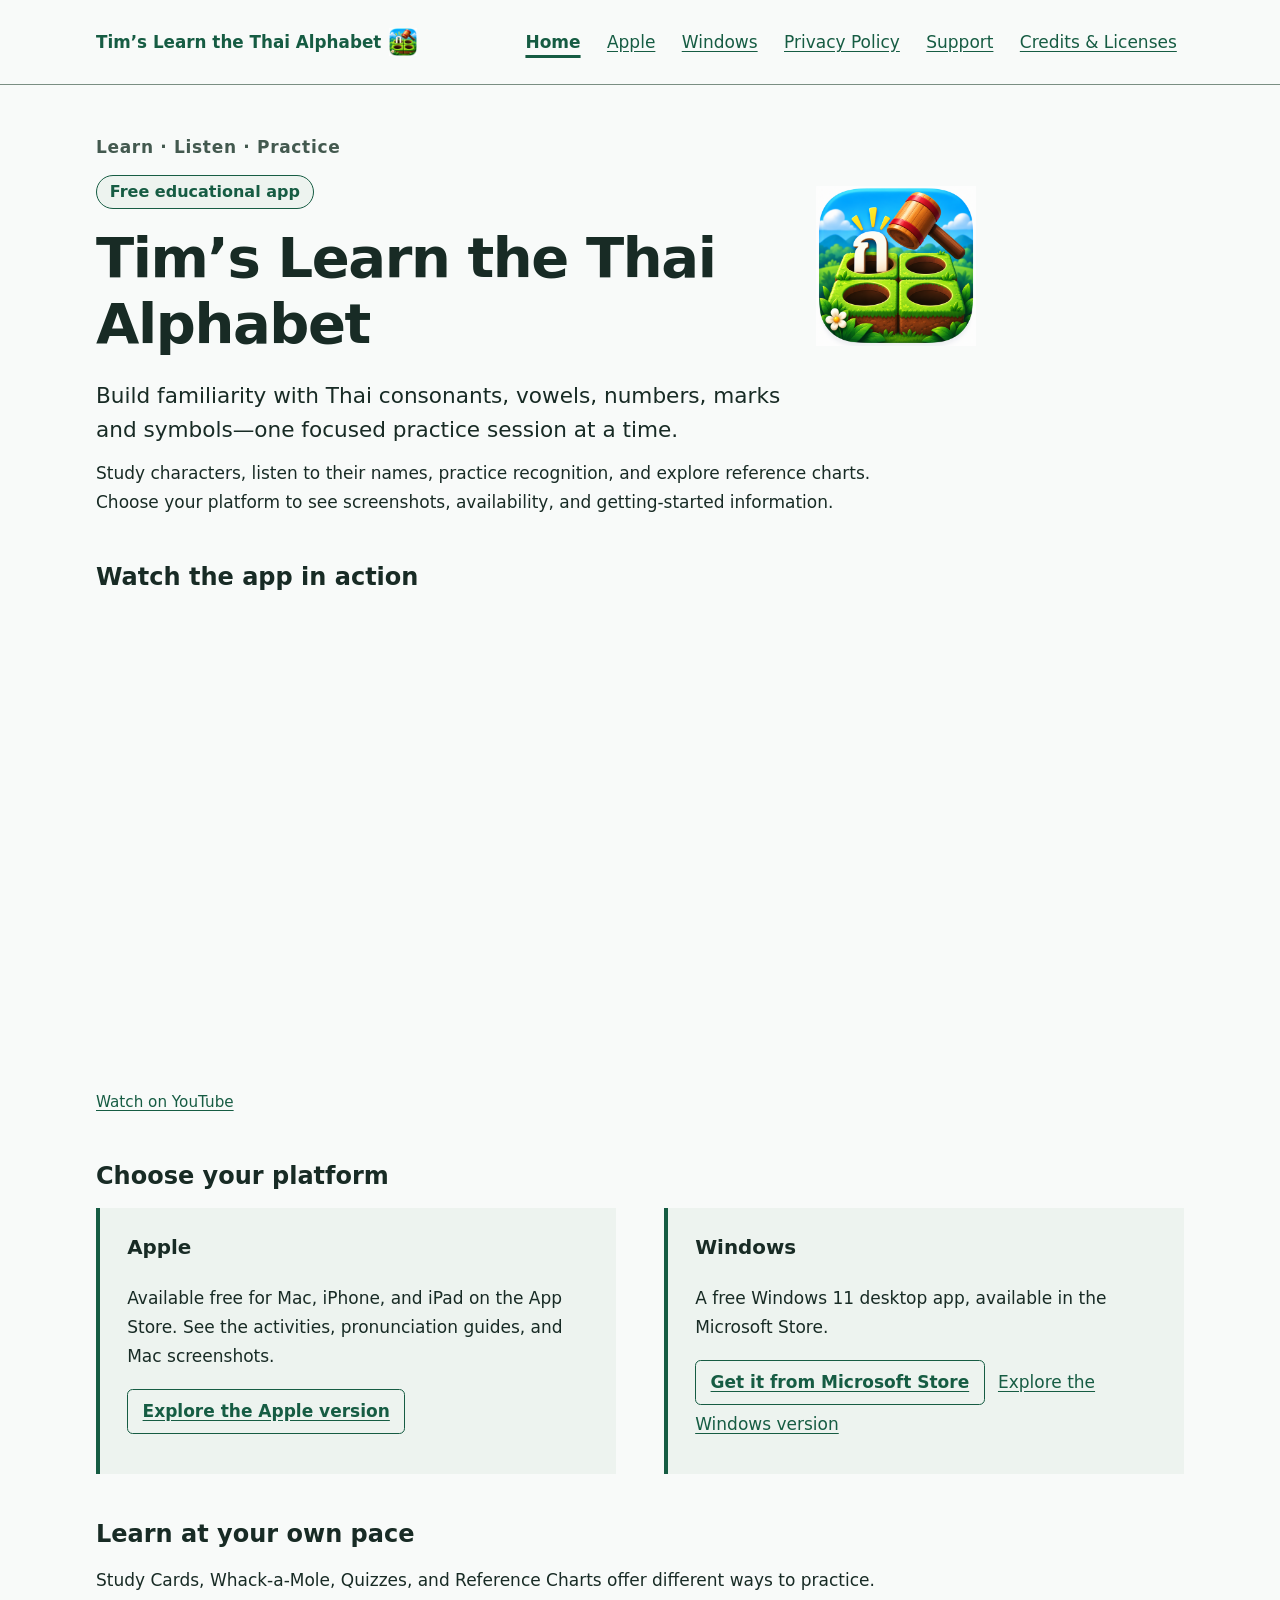
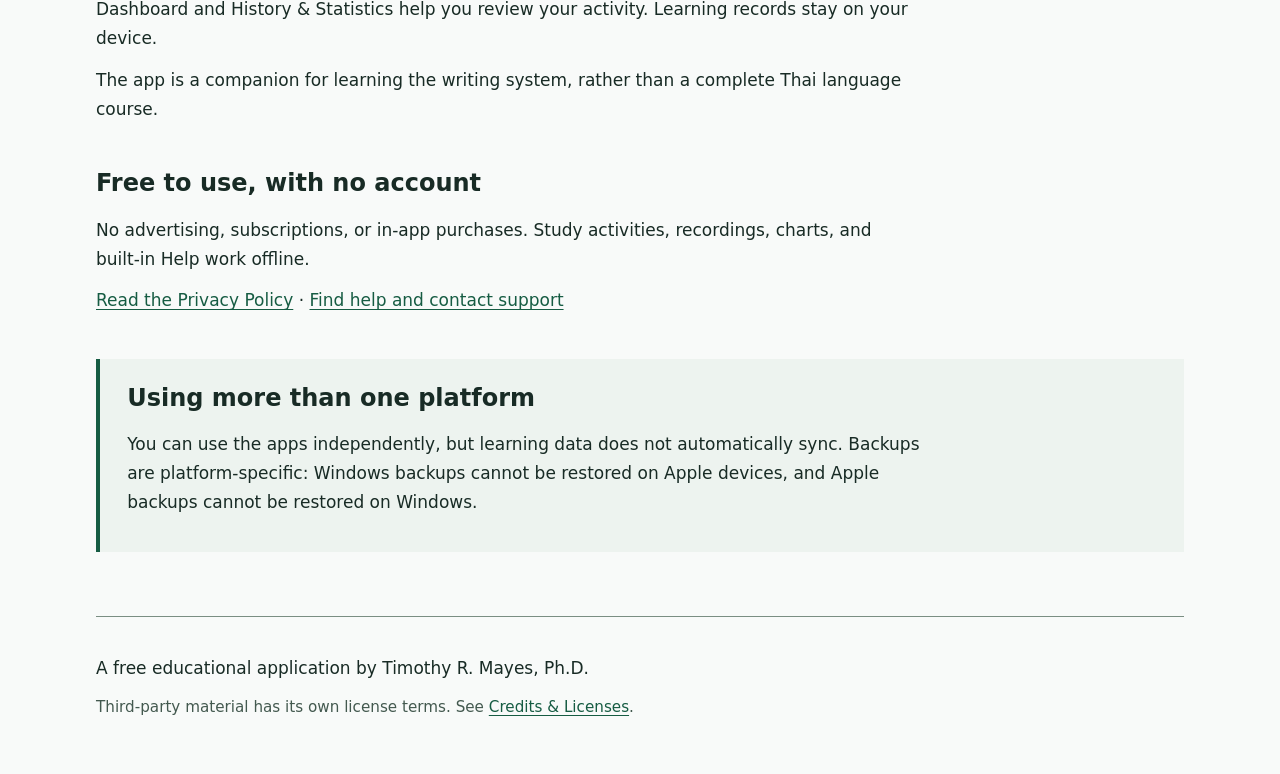
<file: index.html>
<!doctype html>
<html lang="en"><head><meta charset="utf-8"><meta name="viewport" content="width=device-width, initial-scale=1"><meta name="color-scheme" content="light dark"><meta name="description" content="A free educational app for learning Thai consonants, vowels, numbers, marks and symbols. Choose the Apple or Windows version."><title>Home — Tim’s Learn the Thai Alphabet</title><link rel="stylesheet" href="assets/styles.css?v=platforms-1"></head><body><a class="skip-link" href="#main">Skip to content</a><header class="site-header"><div class="wrap"><a class="brand" href="index.html"><span>Tim’s Learn the Thai Alphabet</span><img class="brand-icon" src="assets/app-icon-small.png" width="28" height="28" alt="" aria-hidden="true"></a><nav aria-label="Main navigation"><a href="index.html" aria-current="page">Home</a><a href="apple.html">Apple</a><a href="windows.html">Windows</a><a href="privacy.html">Privacy Policy</a><a href="support.html">Support</a><a href="credits.html">Credits & Licenses</a></nav></div></header><main id="main" class="wrap" tabindex="-1">
<section class="hero"><p class="eyebrow">Learn · Listen · Practice</p><div class="hero-intro"><img class="hero-icon" src="assets/app-icon.png" width="160" height="160" alt="" aria-hidden="true"><div class="hero-heading"><p class="free-badge">Free educational app</p><h1>Tim’s Learn the Thai Alphabet</h1></div></div><p class="lead">Build familiarity with Thai consonants, vowels, numbers, marks and symbols—one focused practice session at a time.</p><p>Study characters, listen to their names, practice recognition, and explore reference charts. Choose your platform to see screenshots, availability, and getting-started information.</p></section>
<section aria-labelledby="app-demo">
  <h2 id="app-demo">Watch the app in action</h2>
  <div style="max-width:52rem">
    <iframe src="https://www.youtube-nocookie.com/embed/OEJnlYpl8uw"
      loading="lazy"
      title="Tim’s Learn the Thai Alphabet — Mac app demo"
      width="832" height="468" style="display:block;width:100%;height:auto;aspect-ratio:16/9;border:0;border-radius:.35rem"
      referrerpolicy="strict-origin-when-cross-origin"
      allow="encrypted-media; picture-in-picture; fullscreen" allowfullscreen></iframe>
    <p class="small"><a href="https://youtu.be/OEJnlYpl8uw">Watch on YouTube</a></p>
  </div>
</section>
<section aria-labelledby="platforms"><h2 id="platforms">Choose your platform</h2><div class="activities platform-choices"><article class="note"><h3>Apple</h3><p>Available free for Mac, iPhone, and iPad on the App Store. See the activities, pronunciation guides, and Mac screenshots.</p><p><a class="action-link" href="apple.html">Explore the Apple version</a></p></article><article class="note"><h3>Windows</h3><p>A free Windows 11 desktop app, available in the Microsoft Store.</p><p><a class="action-link" href="https://apps.microsoft.com/detail/9PMF3ZC7KF2C">Get it from Microsoft Store</a> <a href="windows.html">Explore the Windows version</a></p></article></div></section>
<section><h2>Learn at your own pace</h2><p>Study Cards, Whack-a-Mole, Quizzes, and Reference Charts offer different ways to practice. Dashboard and History &amp; Statistics help you review your activity. Learning records stay on your device.</p><p>The app is a companion for learning the writing system, rather than a complete Thai language course.</p></section>
<section><h2>Free to use, with no account</h2><p>No advertising, subscriptions, or in-app purchases. Study activities, recordings, charts, and built-in Help work offline.</p><p><a href="privacy.html">Read the Privacy Policy</a> · <a href="support.html">Find help and contact support</a></p></section>
<section class="note"><h2>Using more than one platform</h2><p>You can use the apps independently, but learning data does not automatically sync. Backups are platform-specific: Windows backups cannot be restored on Apple devices, and Apple backups cannot be restored on Windows.</p></section></main><footer class="wrap"><p>A free educational application by Timothy R. Mayes, Ph.D.</p><p class="small">Third-party material has its own license terms. See <a href="credits.html">Credits &amp; Licenses</a>.</p></footer></body></html>
</file>
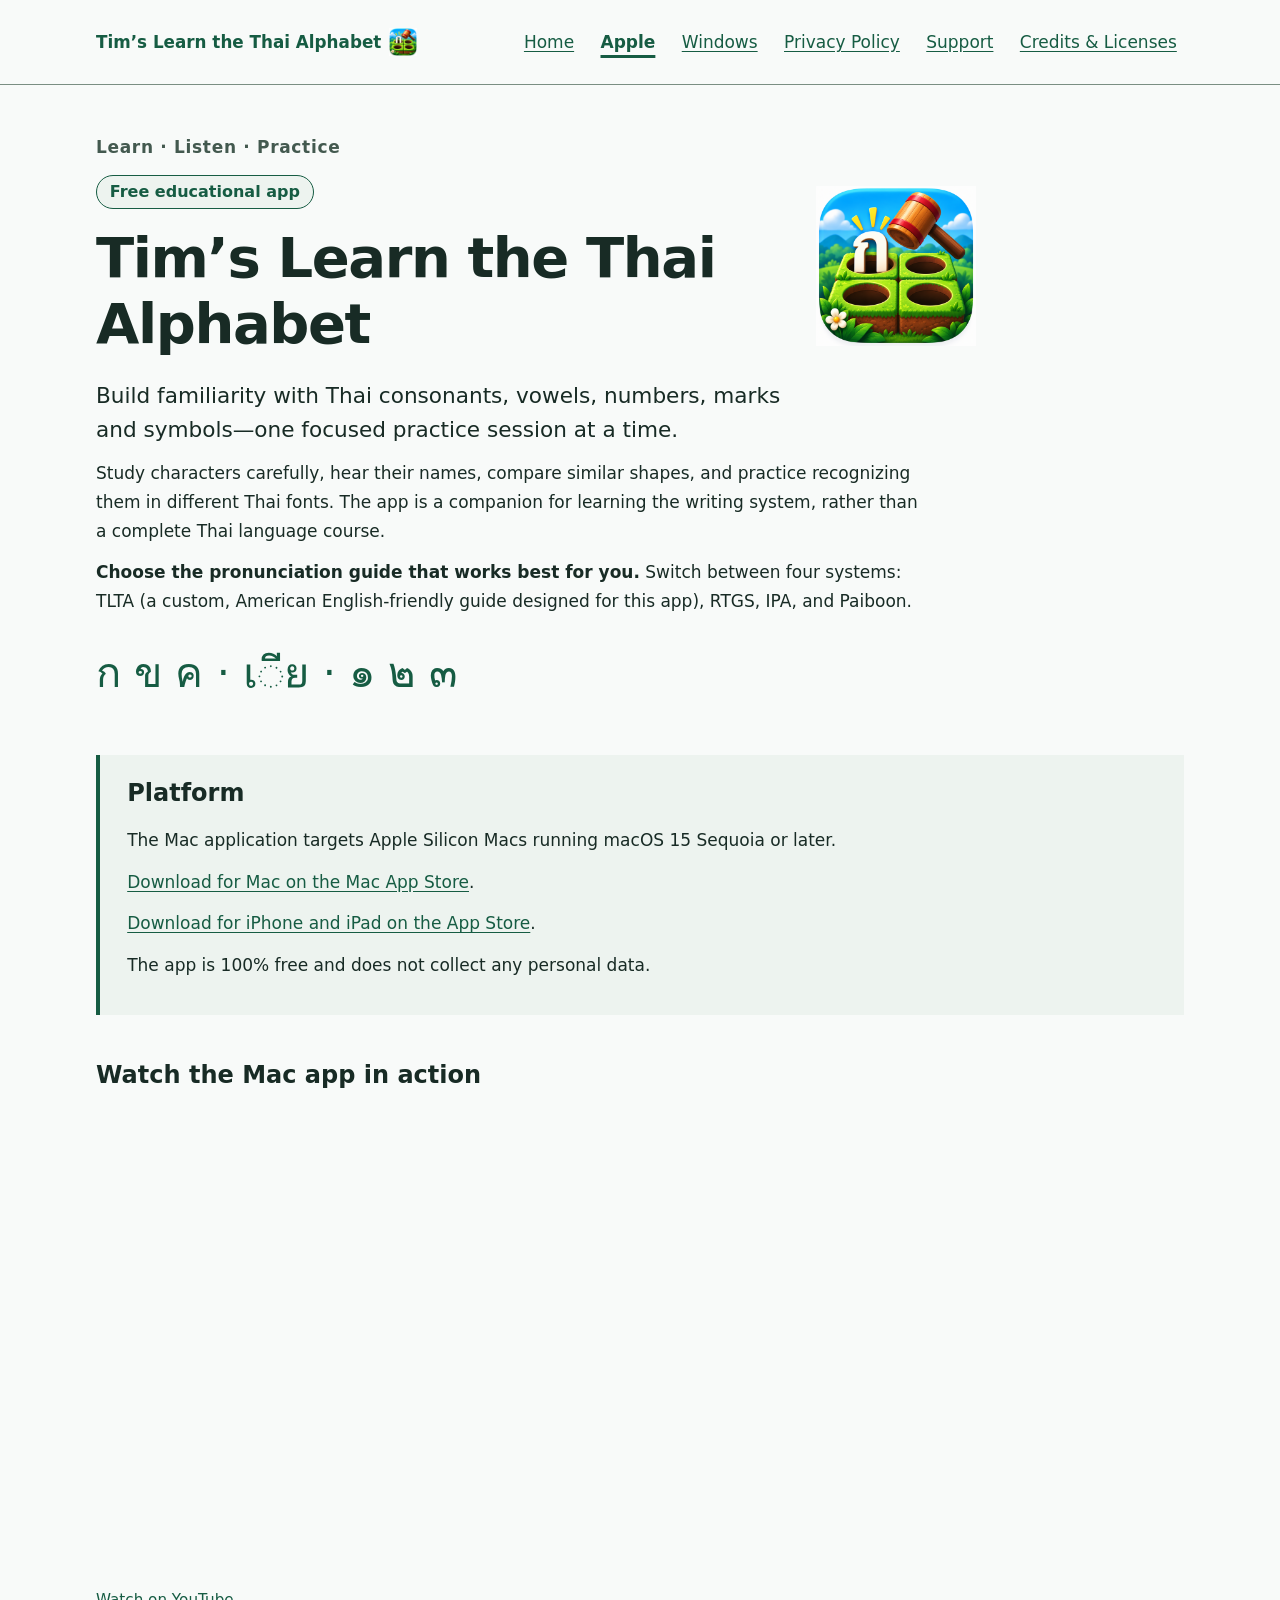
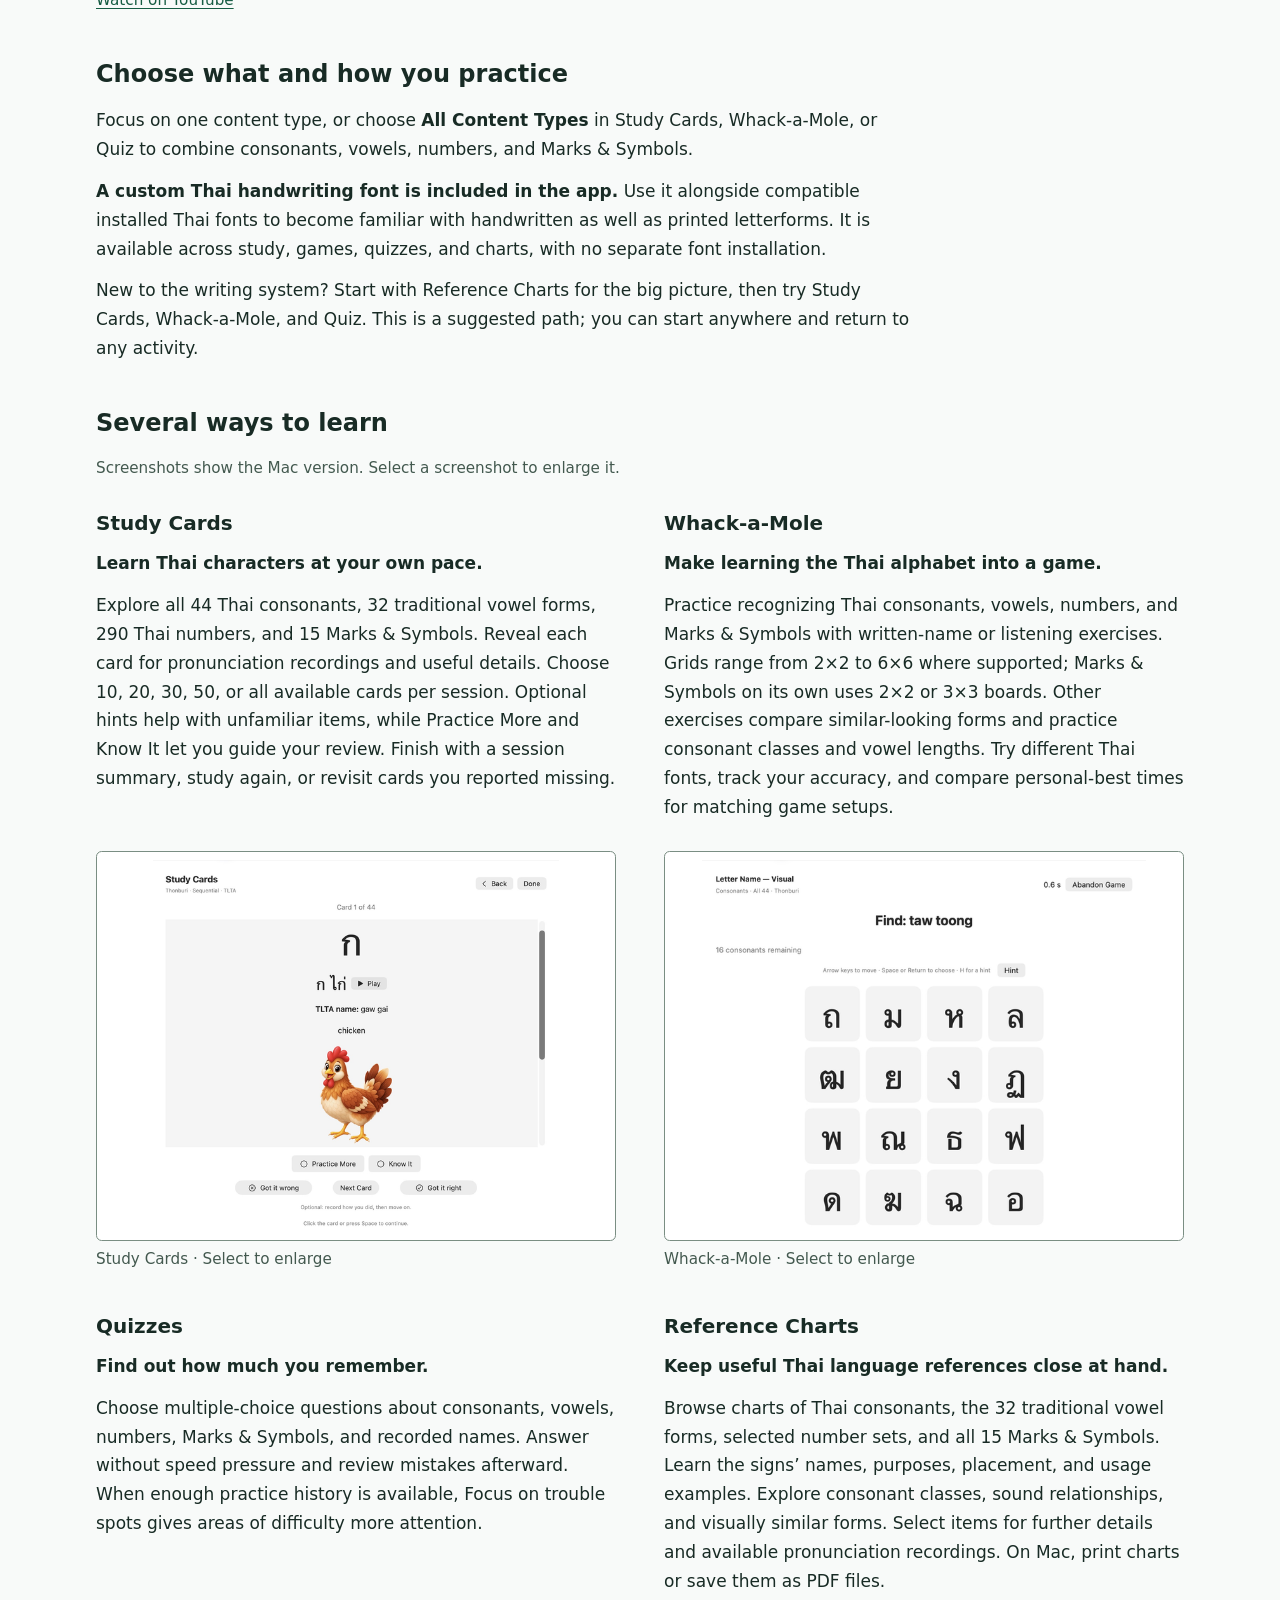
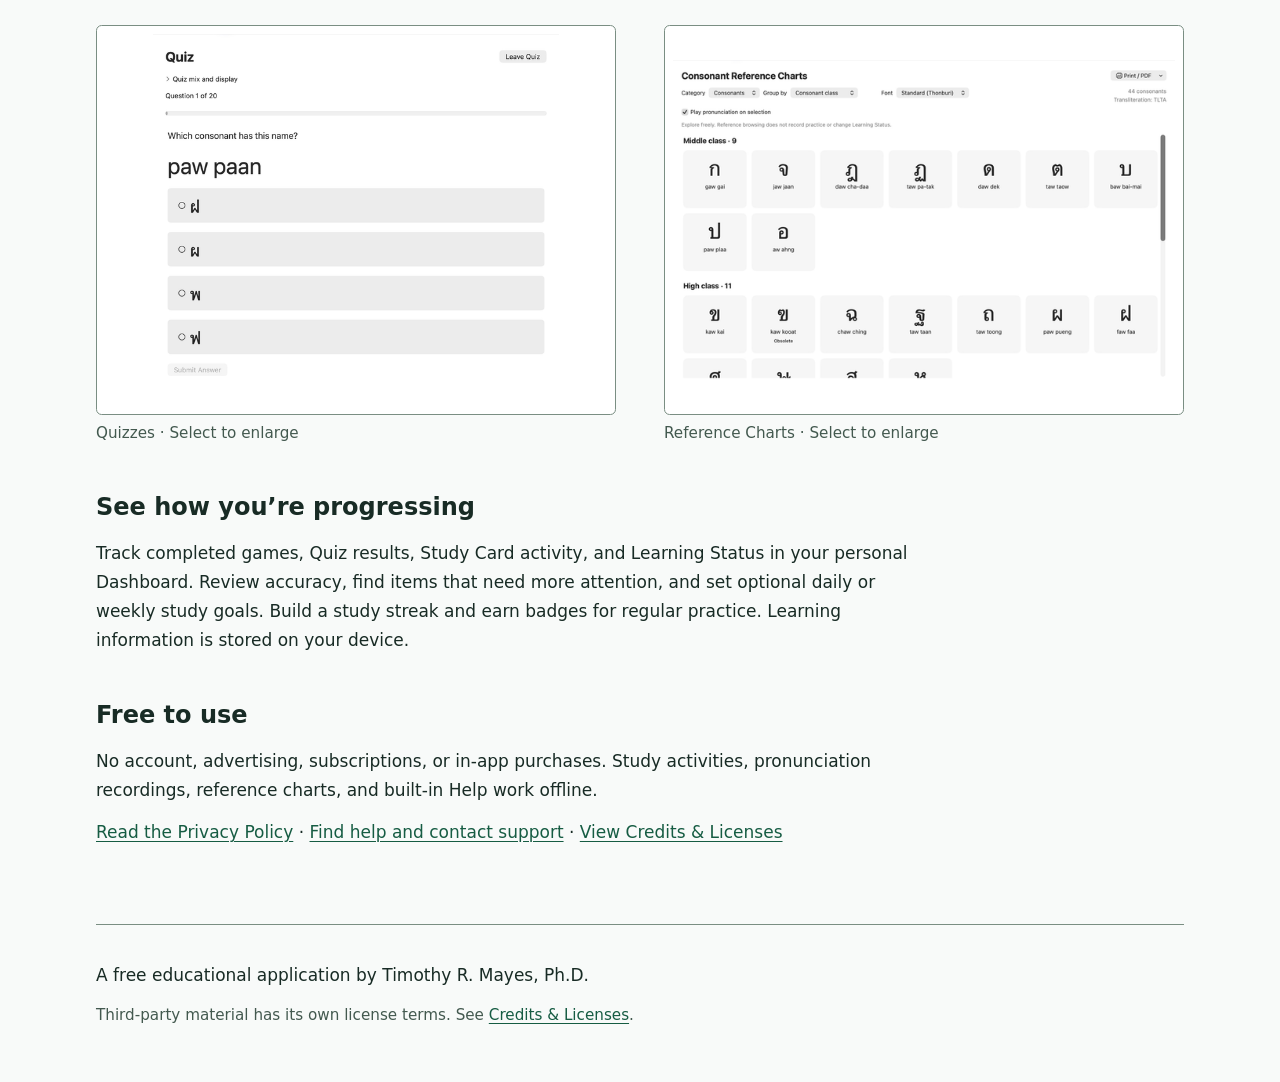
<file: apple.html>
<!doctype html>
<html lang="en">
<head>
<meta charset="utf-8">
<meta name="viewport" content="width=device-width, initial-scale=1">
<meta name="color-scheme" content="light dark">
<meta name="description" content="Learn Thai consonants, vowels, numbers, marks and symbols through study, recognition practice, quizzes, and reference charts.">
<title>Apple — Tim’s Learn the Thai Alphabet</title>
<link rel="stylesheet" href="assets/styles.css?v=platforms-1">
<script src="assets/screenshot-viewer.js?v=platforms-1" defer></script>
</head>
<body>
<a class="skip-link" href="#main">Skip to content</a>
<header class="site-header"><div class="wrap"><a class="brand" href="index.html"><span>Tim’s Learn the Thai Alphabet</span><img class="brand-icon" src="assets/app-icon-small.png" width="28" height="28" alt="" aria-hidden="true"></a><nav aria-label="Main navigation"><a href="index.html">Home</a><a href="apple.html" aria-current="page">Apple</a><a href="windows.html">Windows</a><a href="privacy.html">Privacy Policy</a><a href="support.html">Support</a><a href="credits.html">Credits & Licenses</a></nav></div></header>
<main id="main" class="wrap" tabindex="-1"><section class="hero"><p class="eyebrow">Learn · Listen · Practice</p><div class="hero-intro"><img class="hero-icon" src="assets/app-icon.png" width="160" height="160" alt="" aria-hidden="true"><div class="hero-heading"><p class="free-badge">Free educational app</p><h1>Tim’s Learn the Thai Alphabet</h1></div></div><p class="lead">Build familiarity with Thai consonants, vowels, numbers, marks and symbols—one focused practice session at a time.</p><p>Study characters carefully, hear their names, compare similar shapes, and practice recognizing them in different Thai fonts. The app is a companion for learning the writing system, rather than a complete Thai language course.</p><p><strong>Choose the pronunciation guide that works best for you.</strong> Switch between four systems: TLTA (a custom, American English-friendly guide designed for this app), RTGS, IPA, and Paiboon.</p><p class="thai-sample" lang="th">ก ข ค · <svg class="thai-pattern" style="width:1.596em" viewBox="0 0 1596 1200" role="img" aria-labelledby="home-ia-title" aria-describedby="home-ia-desc" focusable="false"><title id="home-ia-title">Thai vowel pattern: long sara ia; one dotted circle marks the consonant position</title><desc id="home-ia-desc" lang="th">เ◌ีย</desc><use href="assets/thai-vowels.svg#ia" aria-hidden="true"/></svg> · ๑ ๒ ๓</p></section>
<section class="note"><h2>Platform</h2><p>The Mac application targets Apple Silicon Macs running macOS 15 Sequoia or later.</p><p><a href="https://apps.apple.com/us/app/tims-learn-the-thai-alphabet/id6832369607?platform=mac">Download for Mac on the Mac App Store</a>.</p><p><a href="https://apps.apple.com/us/app/tims-learn-the-thai-alphabet/id6832369607">Download for iPhone and iPad on the App Store</a>.</p><p>The app is 100% free and does not collect any personal data.</p></section>
<section aria-labelledby="app-demo">
  <h2 id="app-demo">Watch the Mac app in action</h2>
  <div style="max-width:52rem">
    <iframe src="https://www.youtube-nocookie.com/embed/OEJnlYpl8uw"
      loading="lazy"
      title="Tim’s Learn the Thai Alphabet — Mac app demo"
      width="832" height="468" style="display:block;width:100%;height:auto;aspect-ratio:16/9;border:0;border-radius:.35rem"
      referrerpolicy="strict-origin-when-cross-origin"
      allow="encrypted-media; picture-in-picture; fullscreen" allowfullscreen></iframe>
    <p class="small"><a href="https://youtu.be/OEJnlYpl8uw">Watch on YouTube</a></p>
  </div>
</section>
<section aria-labelledby="practice-options"><h2 id="practice-options">Choose what and how you practice</h2><p>Focus on one content type, or choose <strong>All Content Types</strong> in Study Cards, Whack-a-Mole, or Quiz to combine consonants, vowels, numbers, and Marks &amp; Symbols.</p><p><strong>A custom Thai handwriting font is included in the app.</strong> Use it alongside compatible installed Thai fonts to become familiar with handwritten as well as printed letterforms. It is available across study, games, quizzes, and charts, with no separate font installation.</p><p>New to the writing system? Start with Reference Charts for the big picture, then try Study Cards, Whack-a-Mole, and Quiz. This is a suggested path; you can start anywhere and return to any activity.</p></section>
<section aria-labelledby="activities-heading"><h2 id="activities-heading">Several ways to learn</h2><p class="small">Screenshots show the Mac version. Select a screenshot to enlarge it.</p><div class="activities"><article class="activity"><h3>Study Cards</h3><p class="activity-tagline">Learn Thai characters at your own pace.</p><p>Explore all 44 Thai consonants, 32 traditional vowel forms, 290 Thai numbers, and 15 Marks &amp; Symbols. Reveal each card for pronunciation recordings and useful details. Choose 10, 20, 30, 50, or all available cards per session. Optional hints help with unfamiliar items, while Practice More and Know It let you guide your review. Finish with a session summary, study again, or revisit cards you reported missing.</p><figure class="activity-shot"><a class="screenshot-link" href="assets/screenshots/study-cards.webp" data-screenshot="Study Cards" data-width="1440" data-height="1316" aria-label="Enlarge Study Cards screenshot"><span class="screenshot-frame"><img src="assets/screenshots/study-cards-thumb.webp" width="640" height="585" loading="lazy" decoding="async" alt="Revealed consonant Study Card for ก, with its Thai name, chicken illustration, Play button, and Practice More and Know It controls."></span></a><figcaption>Study Cards · Select to enlarge</figcaption></figure></article><article class="activity"><h3>Whack-a-Mole</h3><p class="activity-tagline">Make learning the Thai alphabet into a game.</p><p>Practice recognizing Thai consonants, vowels, numbers, and Marks &amp; Symbols with written-name or listening exercises. Grids range from 2×2 to 6×6 where supported; Marks &amp; Symbols on its own uses 2×2 or 3×3 boards. Other exercises compare similar-looking forms and practice consonant classes and vowel lengths. Try different Thai fonts, track your accuracy, and compare personal-best times for matching game setups.</p><figure class="activity-shot"><a class="screenshot-link" href="assets/screenshots/whack-a-mole.webp" data-screenshot="Whack-a-Mole" data-width="1440" data-height="1206" aria-label="Enlarge Whack-a-Mole screenshot"><span class="screenshot-frame"><img src="assets/screenshots/whack-a-mole-thumb.webp" width="640" height="536" loading="lazy" decoding="async" alt="Active consonant Whack-a-Mole game with a written-name prompt, a 4-by-4 Thai letter grid, timer, Hint and Abandon Game controls."></span></a><figcaption>Whack-a-Mole · Select to enlarge</figcaption></figure></article><article class="activity"><h3>Quizzes</h3><p class="activity-tagline">Find out how much you remember.</p><p>Choose multiple-choice questions about consonants, vowels, numbers, Marks &amp; Symbols, and recorded names. Answer without speed pressure and review mistakes afterward. When enough practice history is available, Focus on trouble spots gives areas of difficulty more attention.</p><figure class="activity-shot"><a class="screenshot-link" href="assets/screenshots/quizzes.webp" data-screenshot="Quizzes" data-width="1440" data-height="1316" aria-label="Enlarge Quizzes screenshot"><span class="screenshot-frame"><img src="assets/screenshots/quizzes-thumb.webp" width="640" height="585" loading="lazy" decoding="async" alt="Consonant Quiz asking which Thai character matches a written name, with four answer choices, question progress, and a Submit Answer button."></span></a><figcaption>Quizzes · Select to enlarge</figcaption></figure></article><article class="activity"><h3>Reference Charts</h3><p class="activity-tagline">Keep useful Thai language references close at hand.</p><p>Browse charts of Thai consonants, the 32 traditional vowel forms, selected number sets, and all 15 Marks &amp; Symbols. Learn the signs’ names, purposes, placement, and usage examples. Explore consonant classes, sound relationships, and visually similar forms. Select items for further details and available pronunciation recordings. On Mac, print charts or save them as PDF files.</p><figure class="activity-shot"><a class="screenshot-link" href="assets/screenshots/reference-charts.webp" data-screenshot="Reference Charts" data-width="1440" data-height="919" aria-label="Enlarge Reference Charts screenshot"><span class="screenshot-frame"><img src="assets/screenshots/reference-charts-thumb.webp" width="640" height="408" loading="lazy" decoding="async" alt="Consonant Reference Chart grouped by consonant class, with Thai letters, transliterated names, grouping and font controls, and Print / PDF."></span></a><figcaption>Reference Charts · Select to enlarge</figcaption></figure></article></div></section>
<section><h2>See how you’re progressing</h2><p>Track completed games, Quiz results, Study Card activity, and Learning Status in your personal Dashboard. Review accuracy, find items that need more attention, and set optional daily or weekly study goals. Build a study streak and earn badges for regular practice. Learning information is stored on your device.</p></section>
<section><h2>Free to use</h2><p>No account, advertising, subscriptions, or in-app purchases. Study activities, pronunciation recordings, reference charts, and built-in Help work offline.</p><p><a href="privacy.html">Read the Privacy Policy</a> · <a href="support.html">Find help and contact support</a> · <a href="credits.html">View Credits & Licenses</a></p></section></main>
<footer class="wrap"><p>A free educational application by Timothy R. Mayes, Ph.D.</p><p class="small">Third-party material has its own license terms. See <a href="credits.html">Credits & Licenses</a>.</p></footer>
<dialog id="screenshot-viewer" class="screenshot-viewer" aria-labelledby="screenshot-title"><div class="screenshot-toolbar"><h2 id="screenshot-title">Application screenshot</h2><button type="button" id="screenshot-close" autofocus>Close</button></div><img id="screenshot-image" alt="" decoding="async"></dialog>
</body>
</html>
</file>
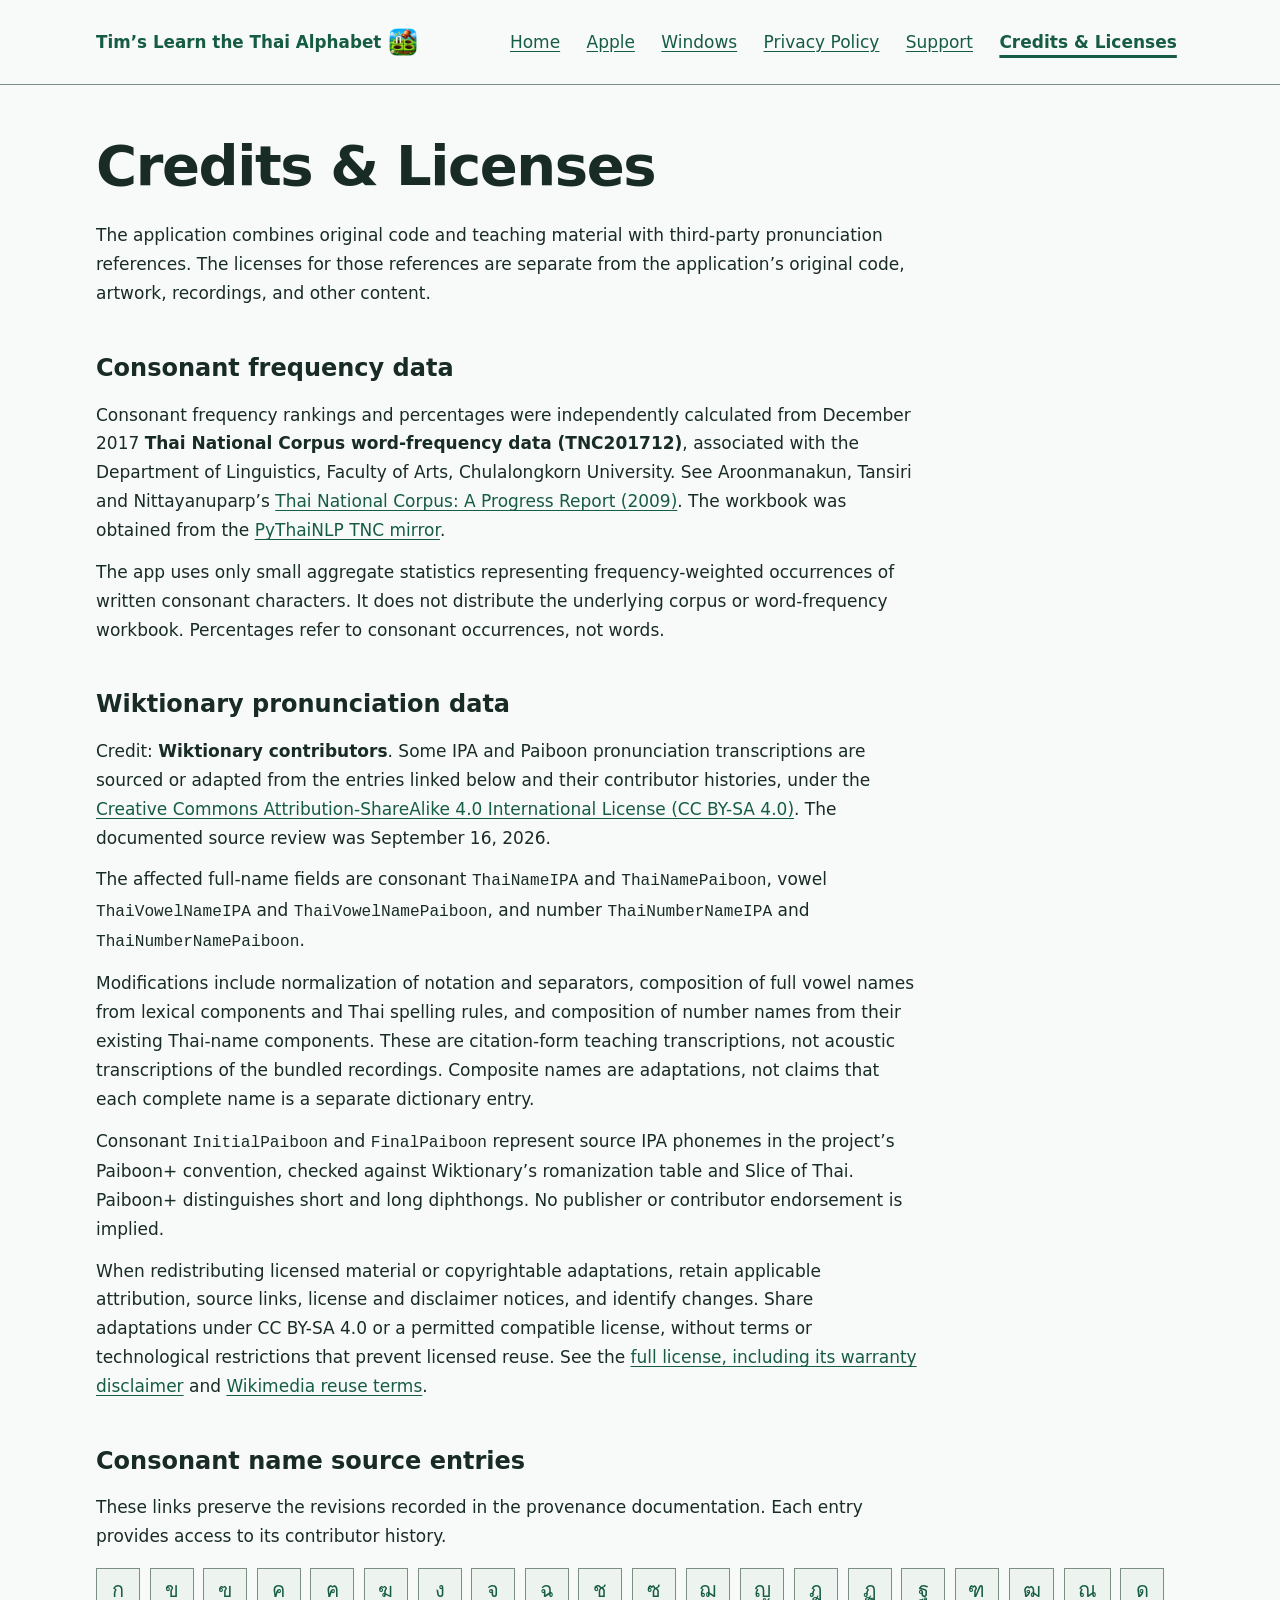
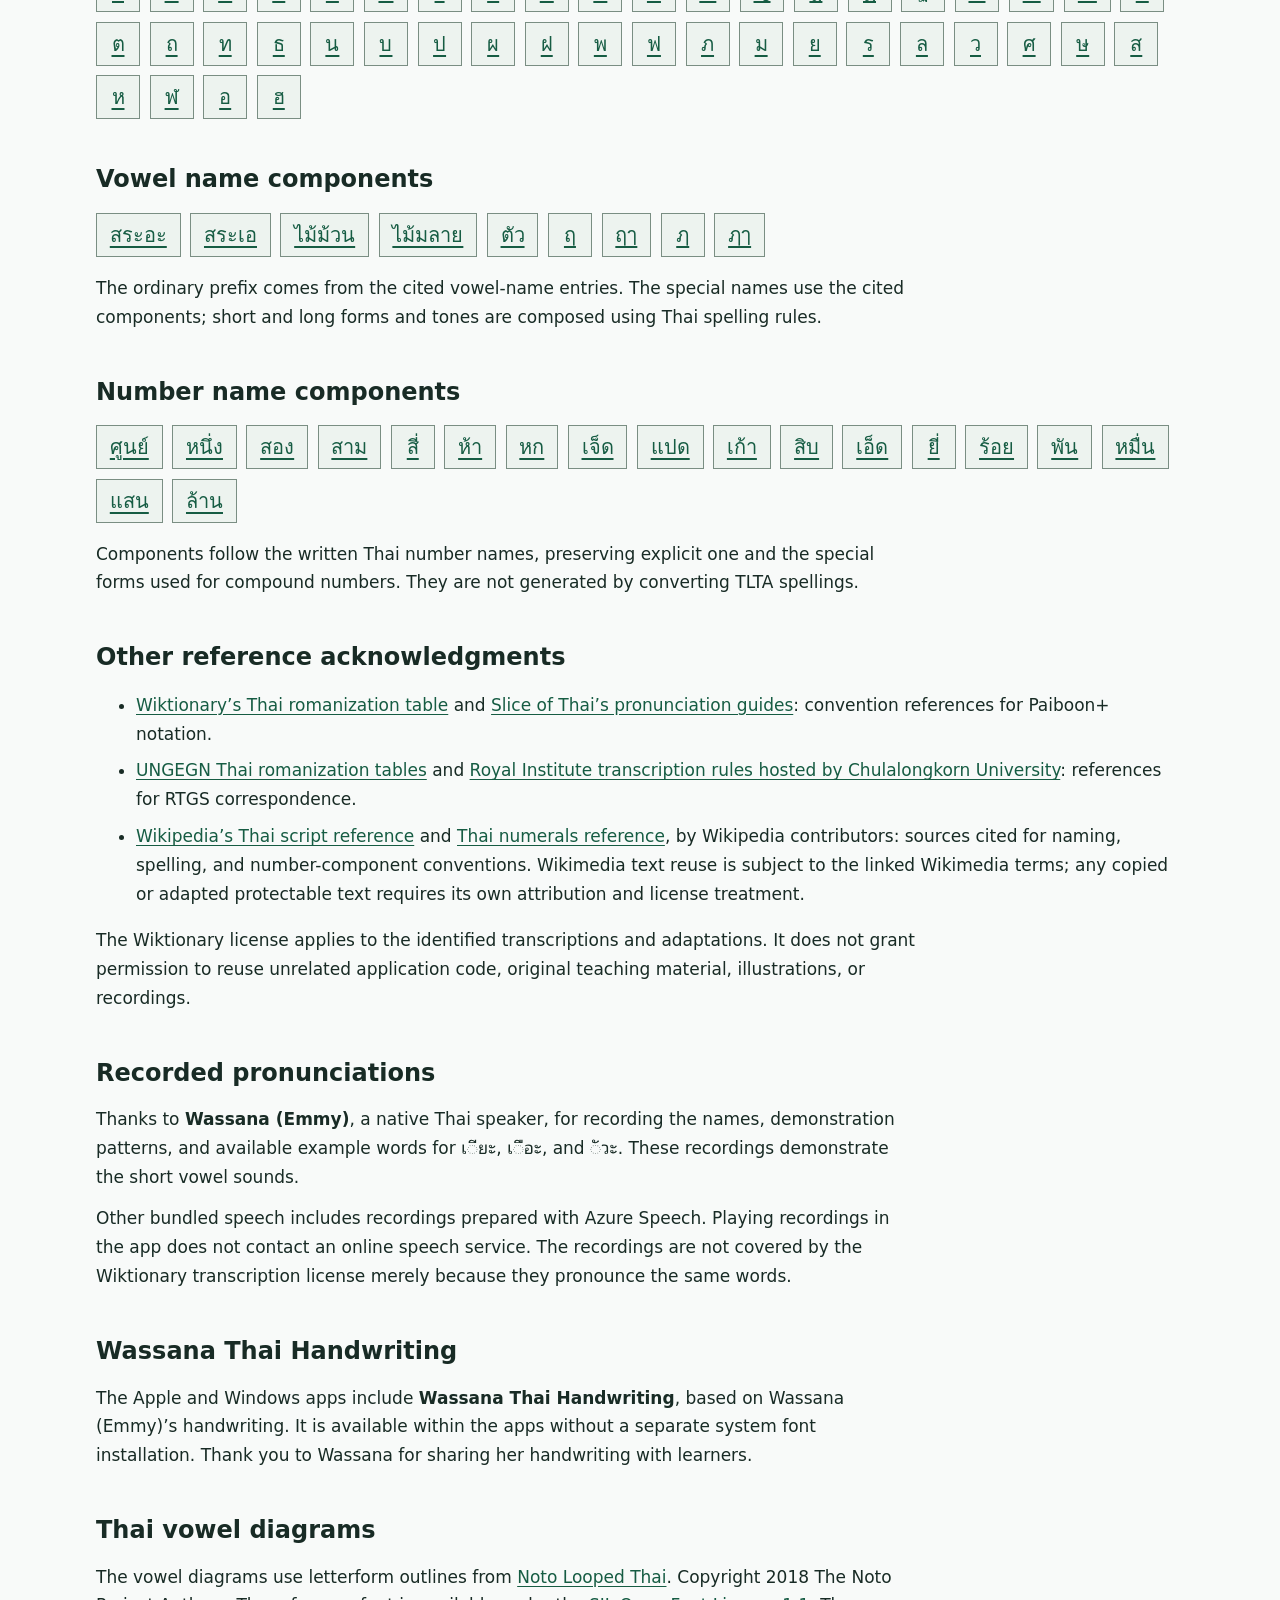
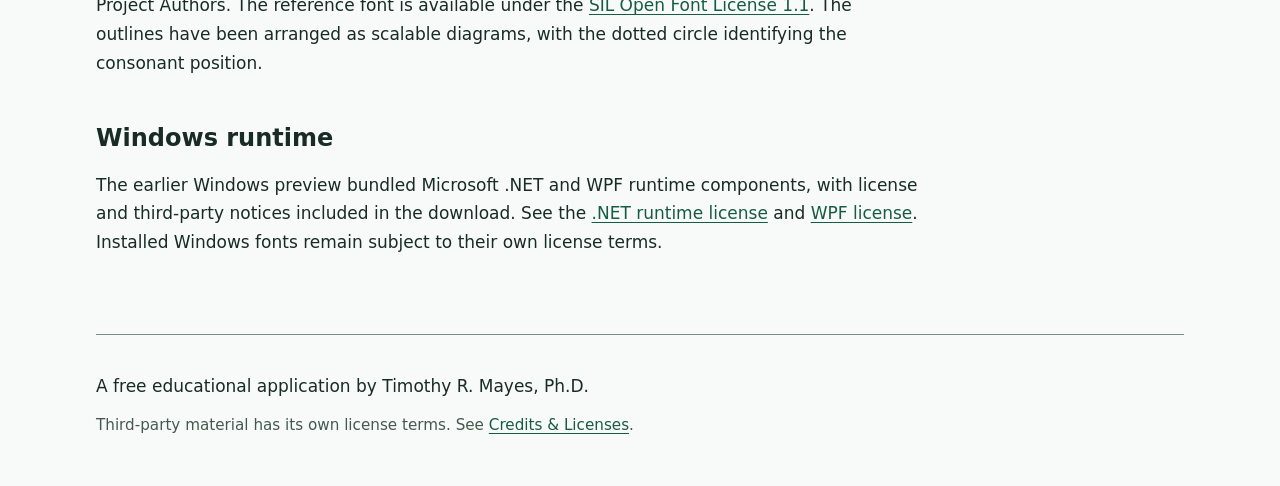
<file: credits.html>
<!doctype html>
<html lang="en">
<head>
<meta charset="utf-8">
<meta name="viewport" content="width=device-width, initial-scale=1">
<meta name="color-scheme" content="light dark">
<meta name="description" content="Wiktionary pronunciation data attribution, source pages, adaptation methods, and other application acknowledgments.">
<title>Credits &amp; Licenses — Tim’s Learn the Thai Alphabet</title>
<link rel="stylesheet" href="assets/styles.css?v=platforms-1">
</head>
<body>
<a class="skip-link" href="#main">Skip to content</a>
<header class="site-header"><div class="wrap"><a class="brand" href="index.html"><span>Tim’s Learn the Thai Alphabet</span><img class="brand-icon" src="assets/app-icon-small.png" width="28" height="28" alt="" aria-hidden="true"></a><nav aria-label="Main navigation"><a href="index.html">Home</a><a href="apple.html">Apple</a><a href="windows.html">Windows</a><a href="privacy.html">Privacy Policy</a><a href="support.html">Support</a><a href="credits.html" aria-current="page">Credits & Licenses</a></nav></div></header>
<main id="main" class="wrap" tabindex="-1"><h1>Credits & Licenses</h1><p>The application combines original code and teaching material with third-party pronunciation references. The licenses for those references are separate from the application’s original code, artwork, recordings, and other content.</p>
<section><h2>Consonant frequency data</h2><p>Consonant frequency rankings and percentages were independently calculated from December 2017 <strong>Thai National Corpus word-frequency data (TNC201712)</strong>, associated with the Department of Linguistics, Faculty of Arts, Chulalongkorn University. See Aroonmanakun, Tansiri and Nittayanuparp’s <a href="https://aclanthology.org/W09-3422/">Thai National Corpus: A Progress Report (2009)</a>. The workbook was obtained from the <a href="https://github.com/PyThaiNLP/pythainlp-corpus/releases/tag/tnc-v2017">PyThaiNLP TNC mirror</a>.</p><p>The app uses only small aggregate statistics representing frequency-weighted occurrences of written consonant characters. It does not distribute the underlying corpus or word-frequency workbook. Percentages refer to consonant occurrences, not words.</p></section>
<section><h2>Wiktionary pronunciation data</h2><p>Credit: <strong>Wiktionary contributors</strong>. Some IPA and Paiboon pronunciation transcriptions are sourced or adapted from the entries linked below and their contributor histories, under the <a href="https://creativecommons.org/licenses/by-sa/4.0/">Creative Commons Attribution-ShareAlike 4.0 International License (CC BY-SA 4.0)</a>. The documented source review was September 16, 2026.</p><p>The affected full-name fields are consonant <code>ThaiNameIPA</code> and <code>ThaiNamePaiboon</code>, vowel <code>ThaiVowelNameIPA</code> and <code>ThaiVowelNamePaiboon</code>, and number <code>ThaiNumberNameIPA</code> and <code>ThaiNumberNamePaiboon</code>.</p><p>Modifications include normalization of notation and separators, composition of full vowel names from lexical components and Thai spelling rules, and composition of number names from their existing Thai-name components. These are citation-form teaching transcriptions, not acoustic transcriptions of the bundled recordings. Composite names are adaptations, not claims that each complete name is a separate dictionary entry.</p><p>Consonant <code>InitialPaiboon</code> and <code>FinalPaiboon</code> represent source IPA phonemes in the project’s Paiboon+ convention, checked against Wiktionary’s romanization table and Slice of Thai. Paiboon+ distinguishes short and long diphthongs. No publisher or contributor endorsement is implied.</p><p>When redistributing licensed material or copyrightable adaptations, retain applicable attribution, source links, license and disclaimer notices, and identify changes. Share adaptations under CC BY-SA 4.0 or a permitted compatible license, without terms or technological restrictions that prevent licensed reuse. See the <a href="https://creativecommons.org/licenses/by-sa/4.0/legalcode.en">full license, including its warranty disclaimer</a> and <a href="https://foundation.wikimedia.org/wiki/Policy:Terms_of_Use#7._Licensing_of_Content">Wikimedia reuse terms</a>.</p></section>
<section><h2>Consonant name source entries</h2><p>These links preserve the revisions recorded in the provenance documentation. Each entry provides access to its contributor history.</p><ul class="source-list"><li><a href="https://en.wiktionary.org/w/index.php?title=ก&amp;oldid=91964556"><span lang="th">ก</span></a></li><li><a href="https://en.wiktionary.org/w/index.php?title=ข&amp;oldid=88270982"><span lang="th">ข</span></a></li><li><a href="https://en.wiktionary.org/w/index.php?title=ฃ&amp;oldid=88271887"><span lang="th">ฃ</span></a></li><li><a href="https://en.wiktionary.org/w/index.php?title=ค&amp;oldid=88271062"><span lang="th">ค</span></a></li><li><a href="https://en.wiktionary.org/w/index.php?title=ฅ&amp;oldid=88273671"><span lang="th">ฅ</span></a></li><li><a href="https://en.wiktionary.org/w/index.php?title=ฆ&amp;oldid=88273047"><span lang="th">ฆ</span></a></li><li><a href="https://en.wiktionary.org/w/index.php?title=ง&amp;oldid=88029694"><span lang="th">ง</span></a></li><li><a href="https://en.wiktionary.org/w/index.php?title=จ&amp;oldid=91964557"><span lang="th">จ</span></a></li><li><a href="https://en.wiktionary.org/w/index.php?title=ฉ&amp;oldid=92159392"><span lang="th">ฉ</span></a></li><li><a href="https://en.wiktionary.org/w/index.php?title=ช&amp;oldid=88273569"><span lang="th">ช</span></a></li><li><a href="https://en.wiktionary.org/w/index.php?title=ซ&amp;oldid=88274158"><span lang="th">ซ</span></a></li><li><a href="https://en.wiktionary.org/w/index.php?title=ฌ&amp;oldid=88271120"><span lang="th">ฌ</span></a></li><li><a href="https://en.wiktionary.org/w/index.php?title=ญ&amp;oldid=88636915"><span lang="th">ญ</span></a></li><li><a href="https://en.wiktionary.org/w/index.php?title=ฎ&amp;oldid=88666503"><span lang="th">ฎ</span></a></li><li><a href="https://en.wiktionary.org/w/index.php?title=ฏ&amp;oldid=88666444"><span lang="th">ฏ</span></a></li><li><a href="https://en.wiktionary.org/w/index.php?title=ฐ&amp;oldid=88666504"><span lang="th">ฐ</span></a></li><li><a href="https://en.wiktionary.org/w/index.php?title=ฑ&amp;oldid=88666474"><span lang="th">ฑ</span></a></li><li><a href="https://en.wiktionary.org/w/index.php?title=ฒ&amp;oldid=88666469"><span lang="th">ฒ</span></a></li><li><a href="https://en.wiktionary.org/w/index.php?title=ณ&amp;oldid=88639118"><span lang="th">ณ</span></a></li><li><a href="https://en.wiktionary.org/w/index.php?title=ด&amp;oldid=88024946"><span lang="th">ด</span></a></li><li><a href="https://en.wiktionary.org/w/index.php?title=ต&amp;oldid=91964559"><span lang="th">ต</span></a></li><li><a href="https://en.wiktionary.org/w/index.php?title=ถ&amp;oldid=88029709"><span lang="th">ถ</span></a></li><li><a href="https://en.wiktionary.org/w/index.php?title=ท&amp;oldid=88029710"><span lang="th">ท</span></a></li><li><a href="https://en.wiktionary.org/w/index.php?title=ธ&amp;oldid=88029711"><span lang="th">ธ</span></a></li><li><a href="https://en.wiktionary.org/w/index.php?title=น&amp;oldid=91964560"><span lang="th">น</span></a></li><li><a href="https://en.wiktionary.org/w/index.php?title=บ&amp;oldid=88029713"><span lang="th">บ</span></a></li><li><a href="https://en.wiktionary.org/w/index.php?title=ป&amp;oldid=88029714"><span lang="th">ป</span></a></li><li><a href="https://en.wiktionary.org/w/index.php?title=ผ&amp;oldid=88029715"><span lang="th">ผ</span></a></li><li><a href="https://en.wiktionary.org/w/index.php?title=ฝ&amp;oldid=88029716"><span lang="th">ฝ</span></a></li><li><a href="https://en.wiktionary.org/w/index.php?title=พ&amp;oldid=88029717"><span lang="th">พ</span></a></li><li><a href="https://en.wiktionary.org/w/index.php?title=ฟ&amp;oldid=88029718"><span lang="th">ฟ</span></a></li><li><a href="https://en.wiktionary.org/w/index.php?title=ภ&amp;oldid=88666466"><span lang="th">ภ</span></a></li><li><a href="https://en.wiktionary.org/w/index.php?title=ม&amp;oldid=88029720"><span lang="th">ม</span></a></li><li><a href="https://en.wiktionary.org/w/index.php?title=ย&amp;oldid=91964561"><span lang="th">ย</span></a></li><li><a href="https://en.wiktionary.org/w/index.php?title=ร&amp;oldid=88029722"><span lang="th">ร</span></a></li><li><a href="https://en.wiktionary.org/w/index.php?title=ล&amp;oldid=88029723"><span lang="th">ล</span></a></li><li><a href="https://en.wiktionary.org/w/index.php?title=ว&amp;oldid=88029724"><span lang="th">ว</span></a></li><li><a href="https://en.wiktionary.org/w/index.php?title=ศ&amp;oldid=88666482"><span lang="th">ศ</span></a></li><li><a href="https://en.wiktionary.org/w/index.php?title=ษ&amp;oldid=88666478"><span lang="th">ษ</span></a></li><li><a href="https://en.wiktionary.org/w/index.php?title=ส&amp;oldid=91964562"><span lang="th">ส</span></a></li><li><a href="https://en.wiktionary.org/w/index.php?title=ห&amp;oldid=88029728"><span lang="th">ห</span></a></li><li><a href="https://en.wiktionary.org/w/index.php?title=ฬ&amp;oldid=88029729"><span lang="th">ฬ</span></a></li><li><a href="https://en.wiktionary.org/w/index.php?title=อ&amp;oldid=92486454"><span lang="th">อ</span></a></li><li><a href="https://en.wiktionary.org/w/index.php?title=ฮ&amp;oldid=88029731"><span lang="th">ฮ</span></a></li></ul></section>
<section><h2>Vowel name components</h2><ul class="source-list"><li><a href="https://en.wiktionary.org/wiki/สระอะ"><span lang="th">สระอะ</span></a></li><li><a href="https://en.wiktionary.org/wiki/สระเอ"><span lang="th">สระเอ</span></a></li><li><a href="https://en.wiktionary.org/wiki/ไม้ม้วน"><span lang="th">ไม้ม้วน</span></a></li><li><a href="https://th.wiktionary.org/wiki/ไม้มลาย"><span lang="th">ไม้มลาย</span></a></li><li><a href="https://en.wiktionary.org/wiki/ตัว"><span lang="th">ตัว</span></a></li><li><a href="https://en.wiktionary.org/wiki/ฤ"><span lang="th">ฤ</span></a></li><li><a href="https://en.wiktionary.org/wiki/ฤๅ"><span lang="th">ฤๅ</span></a></li><li><a href="https://en.wiktionary.org/wiki/ฦ"><span lang="th">ฦ</span></a></li><li><a href="https://en.wiktionary.org/wiki/ฦๅ"><span lang="th">ฦๅ</span></a></li></ul><p>The ordinary prefix comes from the cited vowel-name entries. The special names use the cited components; short and long forms and tones are composed using Thai spelling rules.</p></section>
<section><h2>Number name components</h2><ul class="source-list"><li><a href="https://en.wiktionary.org/w/index.php?title=ศูนย์&amp;oldid=88159159"><span lang="th">ศูนย์</span></a></li><li><a href="https://en.wiktionary.org/w/index.php?title=หนึ่ง&amp;oldid=92159441"><span lang="th">หนึ่ง</span></a></li><li><a href="https://en.wiktionary.org/w/index.php?title=สอง&amp;oldid=91723750"><span lang="th">สอง</span></a></li><li><a href="https://en.wiktionary.org/w/index.php?title=สาม&amp;oldid=88637023"><span lang="th">สาม</span></a></li><li><a href="https://en.wiktionary.org/w/index.php?title=สี่&amp;oldid=86825277"><span lang="th">สี่</span></a></li><li><a href="https://en.wiktionary.org/w/index.php?title=ห้า&amp;oldid=86613699"><span lang="th">ห้า</span></a></li><li><a href="https://en.wiktionary.org/w/index.php?title=หก&amp;oldid=86825303"><span lang="th">หก</span></a></li><li><a href="https://en.wiktionary.org/w/index.php?title=เจ็ด&amp;oldid=91370415"><span lang="th">เจ็ด</span></a></li><li><a href="https://en.wiktionary.org/w/index.php?title=แปด&amp;oldid=86825318"><span lang="th">แปด</span></a></li><li><a href="https://en.wiktionary.org/w/index.php?title=เก้า&amp;oldid=89341307"><span lang="th">เก้า</span></a></li><li><a href="https://en.wiktionary.org/w/index.php?title=สิบ&amp;oldid=91370436"><span lang="th">สิบ</span></a></li><li><a href="https://en.wiktionary.org/w/index.php?title=เอ็ด&amp;oldid=88638771"><span lang="th">เอ็ด</span></a></li><li><a href="https://en.wiktionary.org/w/index.php?title=ยี่&amp;oldid=91370441"><span lang="th">ยี่</span></a></li><li><a href="https://en.wiktionary.org/w/index.php?title=ร้อย&amp;oldid=91955056"><span lang="th">ร้อย</span></a></li><li><a href="https://en.wiktionary.org/w/index.php?title=พัน&amp;oldid=91724747"><span lang="th">พัน</span></a></li><li><a href="https://en.wiktionary.org/w/index.php?title=หมื่น&amp;oldid=89549923"><span lang="th">หมื่น</span></a></li><li><a href="https://en.wiktionary.org/w/index.php?title=แสน&amp;oldid=91729262"><span lang="th">แสน</span></a></li><li><a href="https://en.wiktionary.org/w/index.php?title=ล้าน&amp;oldid=86825367"><span lang="th">ล้าน</span></a></li></ul><p>Components follow the written Thai number names, preserving explicit one and the special forms used for compound numbers. They are not generated by converting TLTA spellings.</p></section>
<section><h2>Other reference acknowledgments</h2><ul><li><a href="https://en.wiktionary.org/wiki/Wiktionary:Thai_romanization">Wiktionary’s Thai romanization table</a> and <a href="https://slice-of-thai.com/pronunciation-guides/">Slice of Thai’s pronunciation guides</a>: convention references for Paiboon+ notation.</li><li><a href="https://arhiiv.eki.ee/wgrs/rom1_th.htm">UNGEGN Thai romanization tables</a> and <a href="https://www.arts.chula.ac.th/~ling/tts/ThaiRoman.pdf">Royal Institute transcription rules hosted by Chulalongkorn University</a>: references for RTGS correspondence.</li><li><a href="https://en.wikipedia.org/wiki/Thai_script">Wikipedia’s Thai script reference</a> and <a href="https://en.wikipedia.org/wiki/Thai_numerals">Thai numerals reference</a>, by Wikipedia contributors: sources cited for naming, spelling, and number-component conventions. Wikimedia text reuse is subject to the linked Wikimedia terms; any copied or adapted protectable text requires its own attribution and license treatment.</li></ul><p>The Wiktionary license applies to the identified transcriptions and adaptations. It does not grant permission to reuse unrelated application code, original teaching material, illustrations, or recordings.</p></section>
<section><h2>Recorded pronunciations</h2><p>Thanks to <strong>Wassana (Emmy)</strong>, a native Thai speaker, for recording the names, demonstration patterns, and available example words for <svg class="thai-pattern" style="width:2.068em" viewBox="0 0 2068 1200" role="img" aria-labelledby="credit-ia-short-title" aria-describedby="credit-ia-short-desc" focusable="false"><title id="credit-ia-short-title">Thai vowel pattern: short sara ia; one dotted circle marks the consonant position</title><desc id="credit-ia-short-desc" lang="th">เ◌ียะ</desc><use href="assets/thai-vowels.svg#ia-short" aria-hidden="true"/></svg>, <svg class="thai-pattern" style="width:2.051em" viewBox="0 0 2051 1200" role="img" aria-labelledby="credit-uea-short-title" aria-describedby="credit-uea-short-desc" focusable="false"><title id="credit-uea-short-title">Thai vowel pattern: short sara uea; one dotted circle marks the consonant position</title><desc id="credit-uea-short-desc" lang="th">เ◌ือะ</desc><use href="assets/thai-vowels.svg#uea-short" aria-hidden="true"/></svg>, and <svg class="thai-pattern" style="width:1.621em" viewBox="0 0 1621 1200" role="img" aria-labelledby="credit-ua-short-title" aria-describedby="credit-ua-short-desc" focusable="false"><title id="credit-ua-short-title">Thai vowel pattern: short sara ua; one dotted circle marks the consonant position</title><desc id="credit-ua-short-desc" lang="th">◌ัวะ</desc><use href="assets/thai-vowels.svg#ua-short" aria-hidden="true"/></svg>. These recordings demonstrate the short vowel sounds.</p><p>Other bundled speech includes recordings prepared with Azure Speech. Playing recordings in the app does not contact an online speech service. The recordings are not covered by the Wiktionary transcription license merely because they pronounce the same words.</p></section>
<section><h2>Wassana Thai Handwriting</h2><p>The Apple and Windows apps include <strong>Wassana Thai Handwriting</strong>, based on Wassana (Emmy)’s handwriting. It is available within the apps without a separate system font installation. Thank you to Wassana for sharing her handwriting with learners.</p></section>
<section><h2>Thai vowel diagrams</h2><p>The vowel diagrams use letterform outlines from <a href="https://github.com/notofonts/noto-fonts/tree/main/hinted/ttf/NotoLoopedThai">Noto Looped Thai</a>. Copyright 2018 The Noto Project Authors. The reference font is available under the <a href="https://github.com/notofonts/noto-fonts/blob/main/LICENSE">SIL Open Font License 1.1</a>. The outlines have been arranged as scalable diagrams, with the dotted circle identifying the consonant position.</p></section><section><h2>Windows runtime</h2><p>The earlier Windows preview bundled Microsoft .NET and WPF runtime components, with license and third-party notices included in the download. See the <a href="https://github.com/dotnet/runtime/blob/main/LICENSE.TXT">.NET runtime license</a> and <a href="https://github.com/dotnet/wpf/blob/main/LICENSE.TXT">WPF license</a>. Installed Windows fonts remain subject to their own license terms.</p></section></main>
<footer class="wrap"><p>A free educational application by Timothy R. Mayes, Ph.D.</p><p class="small">Third-party material has its own license terms. See <a href="credits.html">Credits & Licenses</a>.</p></footer>
</body>
</html>
</file>
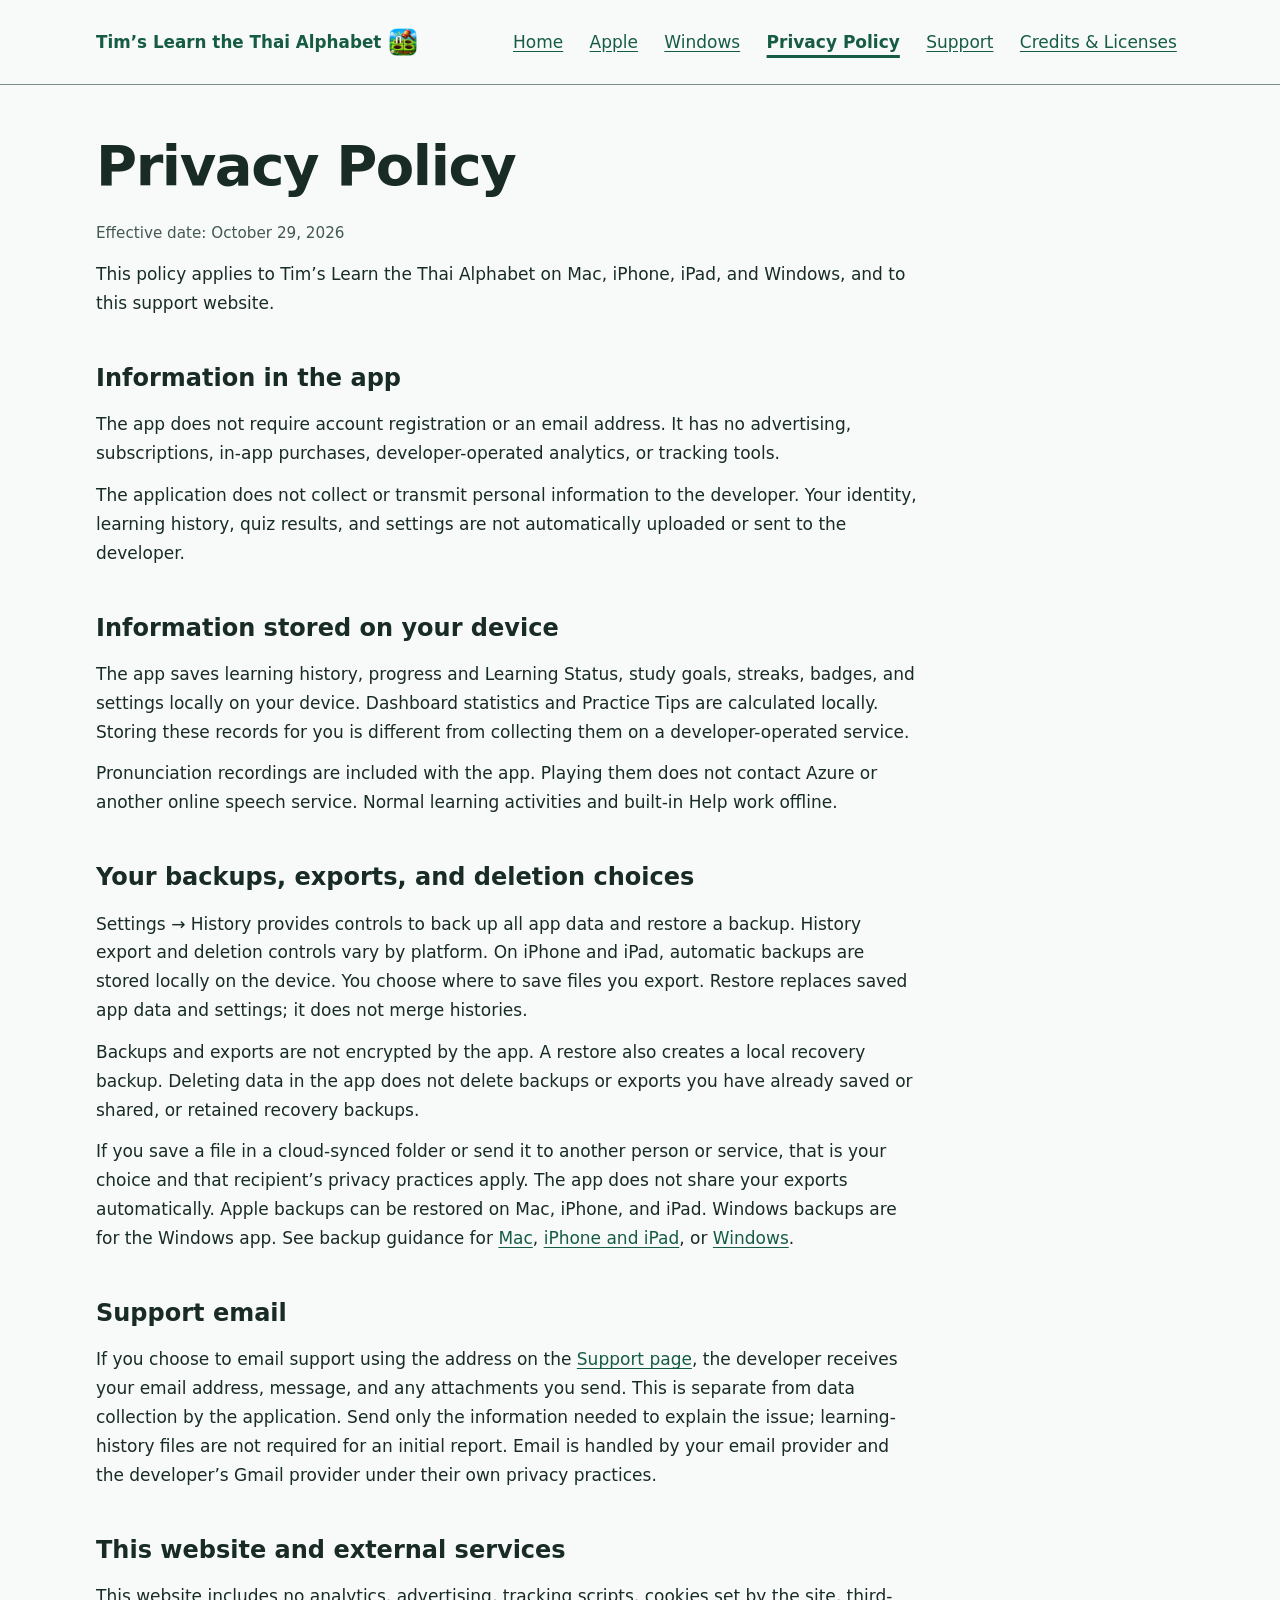
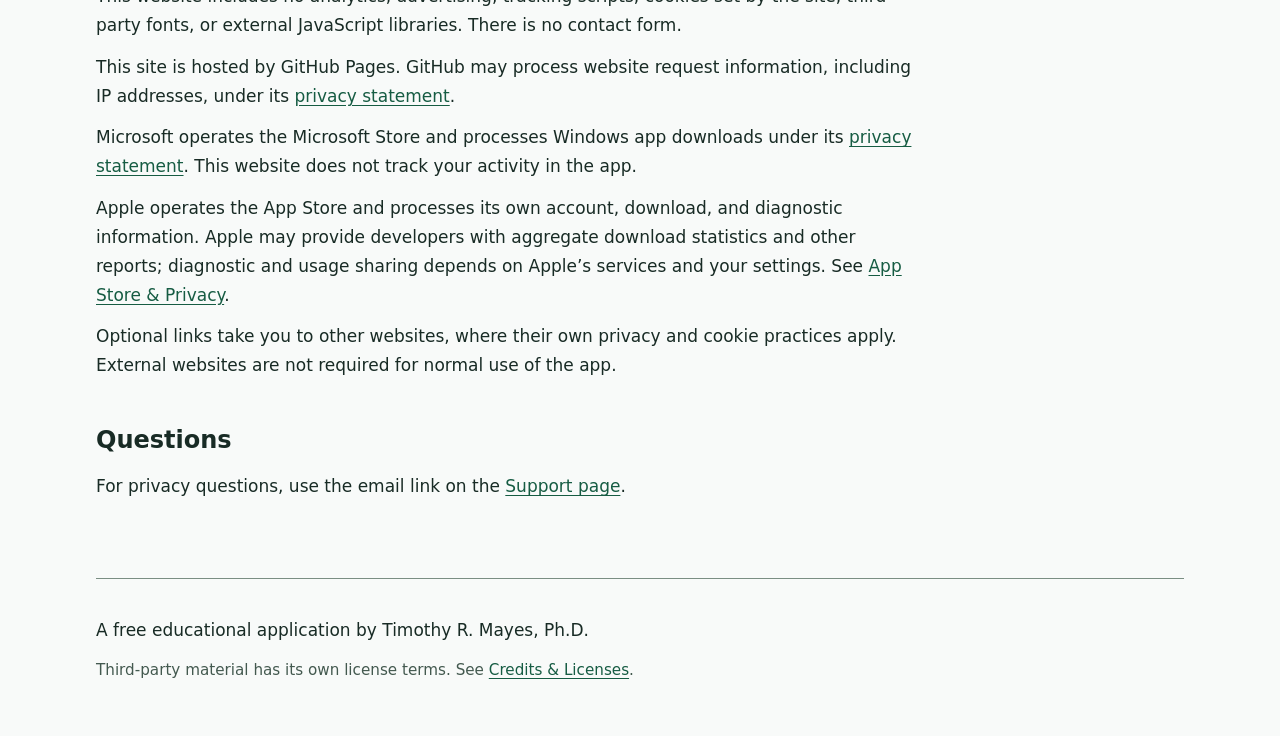
<file: privacy.html>
<!doctype html>
<html lang="en">
<head>
<meta charset="utf-8">
<meta name="viewport" content="width=device-width, initial-scale=1">
<meta name="color-scheme" content="light dark">
<meta name="description" content="How the application stores learning information locally, and how optional exports, support email, and external services differ.">
<title>Privacy Policy — Tim’s Learn the Thai Alphabet</title>
<link rel="stylesheet" href="assets/styles.css?v=platforms-1">
</head>
<body>
<a class="skip-link" href="#main">Skip to content</a>
<header class="site-header"><div class="wrap"><a class="brand" href="index.html"><span>Tim’s Learn the Thai Alphabet</span><img class="brand-icon" src="assets/app-icon-small.png" width="28" height="28" alt="" aria-hidden="true"></a><nav aria-label="Main navigation"><a href="index.html">Home</a><a href="apple.html">Apple</a><a href="windows.html">Windows</a><a href="privacy.html" aria-current="page">Privacy Policy</a><a href="support.html">Support</a><a href="credits.html">Credits & Licenses</a></nav></div></header>
<main id="main" class="wrap" tabindex="-1"><h1>Privacy Policy</h1><p class="small">Effective date: October 29, 2026</p><p>This policy applies to Tim’s Learn the Thai Alphabet on Mac, iPhone, iPad, and Windows, and to this support website.</p>
<section><h2>Information in the app</h2><p>The app does not require account registration or an email address. It has no advertising, subscriptions, in-app purchases, developer-operated analytics, or tracking tools.</p><p>The application does not collect or transmit personal information to the developer. Your identity, learning history, quiz results, and settings are not automatically uploaded or sent to the developer.</p></section>
<section><h2>Information stored on your device</h2><p>The app saves learning history, progress and Learning Status, study goals, streaks, badges, and settings locally on your device. Dashboard statistics and Practice Tips are calculated locally. Storing these records for you is different from collecting them on a developer-operated service.</p><p>Pronunciation recordings are included with the app. Playing them does not contact Azure or another online speech service. Normal learning activities and built-in Help work offline.</p></section>
<section><h2>Your backups, exports, and deletion choices</h2><p>Settings → History provides controls to back up all app data and restore a backup. History export and deletion controls vary by platform. On iPhone and iPad, automatic backups are stored locally on the device. You choose where to save files you export. Restore replaces saved app data and settings; it does not merge histories.</p><p>Backups and exports are not encrypted by the app. A restore also creates a local recovery backup. Deleting data in the app does not delete backups or exports you have already saved or shared, or retained recovery backups.</p><p>If you save a file in a cloud-synced folder or send it to another person or service, that is your choice and that recipient’s privacy practices apply. The app does not share your exports automatically. Apple backups can be restored on Mac, iPhone, and iPad. Windows backups are for the Windows app. See backup guidance for <a href="support.html#backups">Mac</a>, <a href="support.html#iphone-ipad">iPhone and iPad</a>, or <a href="windows.html#getting-started">Windows</a>.</p></section>
<section><h2>Support email</h2><p>If you choose to email support using the address on the <a href="support.html#contact">Support page</a>, the developer receives your email address, message, and any attachments you send. This is separate from data collection by the application. Send only the information needed to explain the issue; learning-history files are not required for an initial report. Email is handled by your email provider and the developer’s Gmail provider under their own privacy practices.</p></section>
<section><h2>This website and external services</h2><p>This website includes no analytics, advertising, tracking scripts, cookies set by the site, third-party fonts, or external JavaScript libraries. There is no contact form.</p><p>This site is hosted by GitHub Pages. GitHub may process website request information, including IP addresses, under its <a href="https://docs.github.com/en/site-policy/privacy-policies/github-general-privacy-statement">privacy statement</a>.</p><p>Microsoft operates the Microsoft Store and processes Windows app downloads under its <a href="https://privacy.microsoft.com/en-us/privacystatement">privacy statement</a>. This website does not track your activity in the app.</p><p>Apple operates the App Store and processes its own account, download, and diagnostic information. Apple may provide developers with aggregate download statistics and other reports; diagnostic and usage sharing depends on Apple’s services and your settings. See <a href="https://www.apple.com/legal/privacy/data/en/app-store/">App Store & Privacy</a>.</p><p>Optional links take you to other websites, where their own privacy and cookie practices apply. External websites are not required for normal use of the app.</p></section>
<section><h2>Questions</h2><p>For privacy questions, use the email link on the <a href="support.html#contact">Support page</a>.</p></section></main>
<footer class="wrap"><p>A free educational application by Timothy R. Mayes, Ph.D.</p><p class="small">Third-party material has its own license terms. See <a href="credits.html">Credits & Licenses</a>.</p></footer>
</body>
</html>
</file>
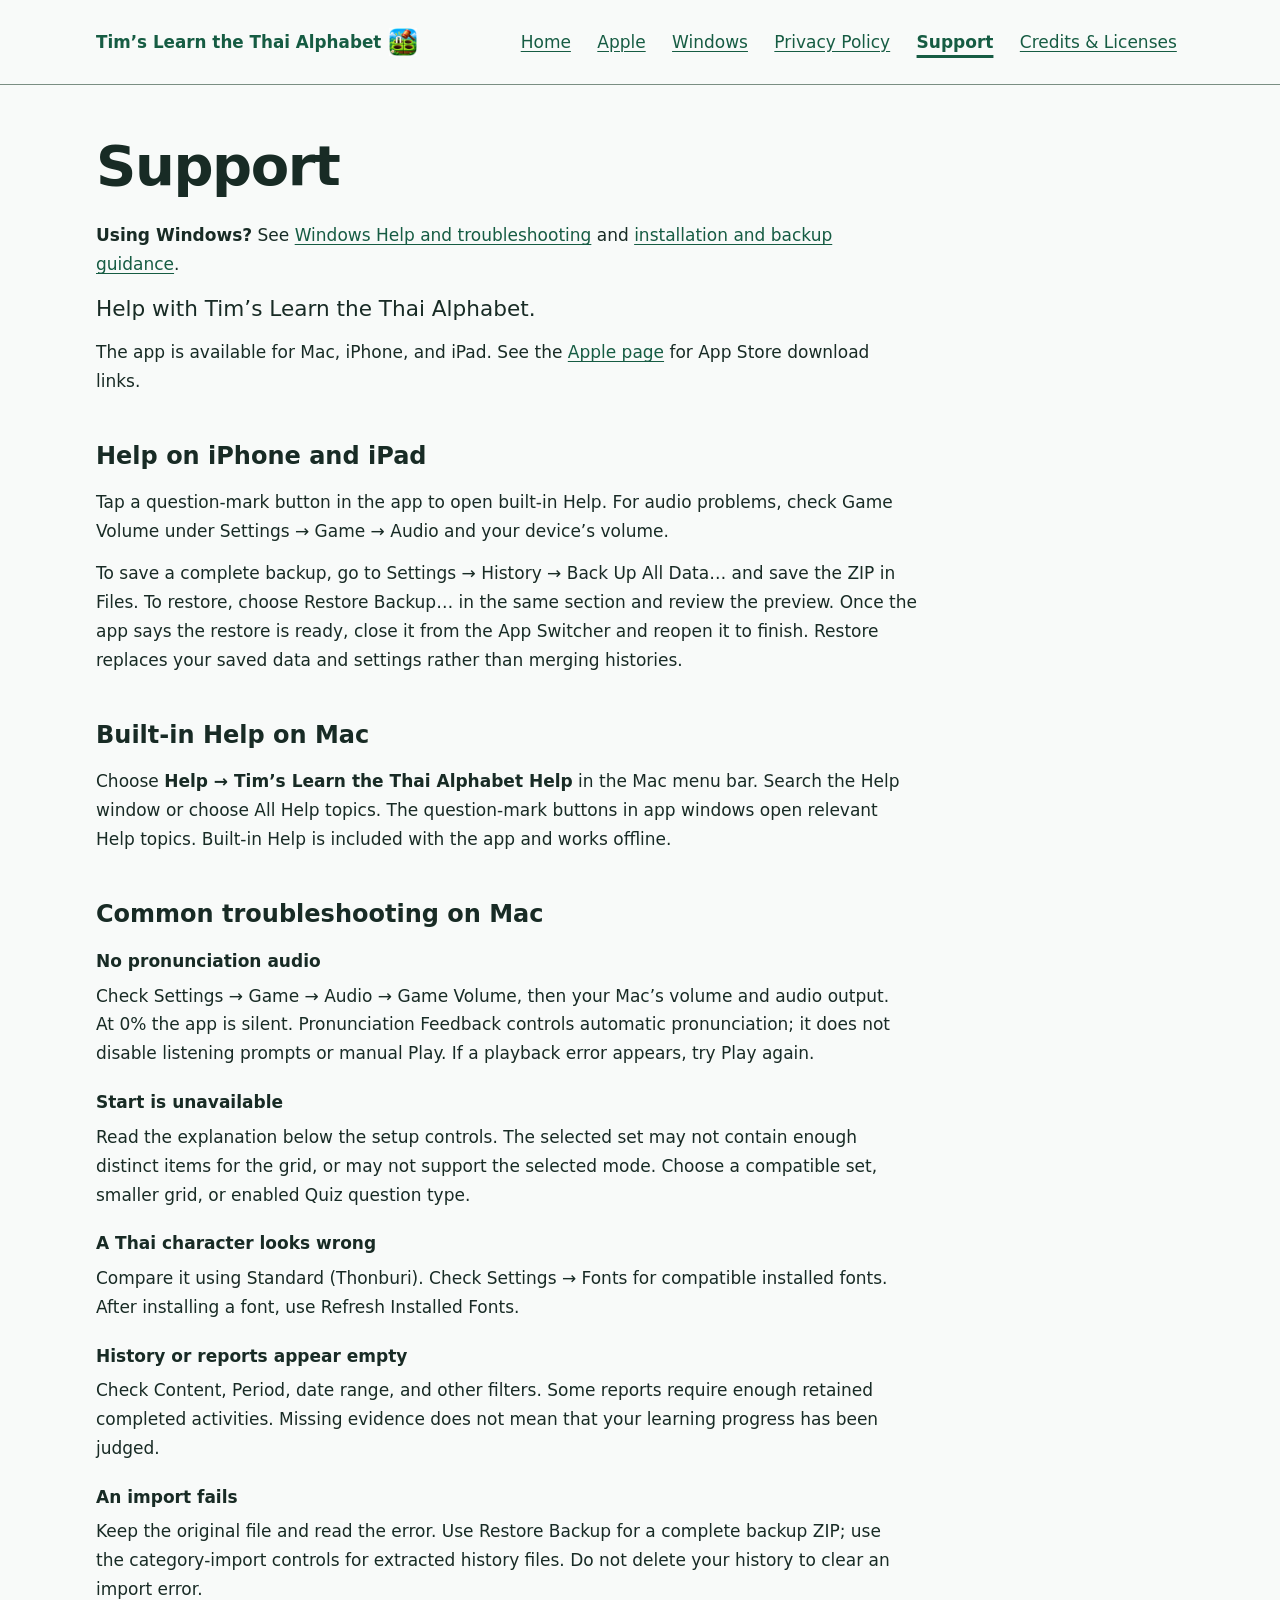
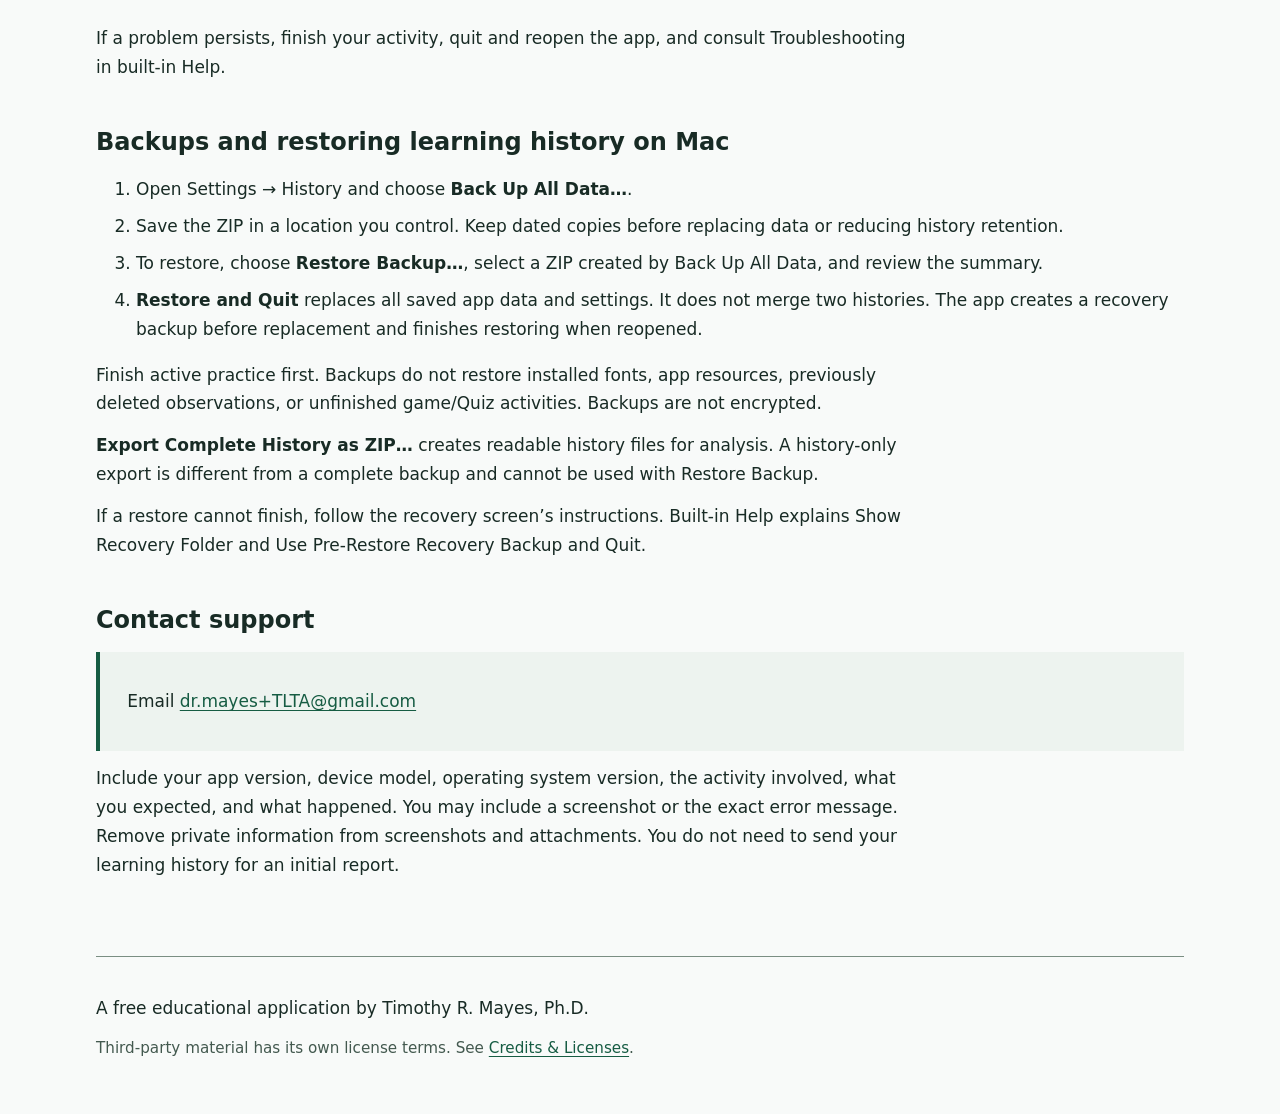
<file: support.html>
<!doctype html>
<html lang="en">
<head>
<meta charset="utf-8">
<meta name="viewport" content="width=device-width, initial-scale=1">
<meta name="color-scheme" content="light dark">
<meta name="description" content="Built-in Help, pronunciation troubleshooting, safe backups and restores, and email support for Mac, iPhone, and iPad.">
<title>Support — Tim’s Learn the Thai Alphabet</title>
<link rel="stylesheet" href="assets/styles.css?v=platforms-1">
<script src="assets/support-email.js" defer></script>
</head>
<body>
<a class="skip-link" href="#main">Skip to content</a>
<header class="site-header"><div class="wrap"><a class="brand" href="index.html"><span>Tim’s Learn the Thai Alphabet</span><img class="brand-icon" src="assets/app-icon-small.png" width="28" height="28" alt="" aria-hidden="true"></a><nav aria-label="Main navigation"><a href="index.html">Home</a><a href="apple.html">Apple</a><a href="windows.html">Windows</a><a href="privacy.html">Privacy Policy</a><a href="support.html" aria-current="page">Support</a><a href="credits.html">Credits & Licenses</a></nav></div></header>
<main id="main" class="wrap" tabindex="-1"><h1>Support</h1><p><strong>Using Windows?</strong> See <a href="windows.html#support">Windows Help and troubleshooting</a> and <a href="windows.html#getting-started">installation and backup guidance</a>.</p><p class="lead">Help with Tim’s Learn the Thai Alphabet.</p><p>The app is available for Mac, iPhone, and iPad. See the <a href="apple.html">Apple page</a> for App Store download links.</p>
<section id="iphone-ipad"><h2>Help on iPhone and iPad</h2><p>Tap a question-mark button in the app to open built-in Help. For audio problems, check Game Volume under Settings → Game → Audio and your device’s volume.</p><p>To save a complete backup, go to Settings → History → Back Up All Data… and save the ZIP in Files. To restore, choose Restore Backup… in the same section and review the preview. Once the app says the restore is ready, close it from the App Switcher and reopen it to finish. Restore replaces your saved data and settings rather than merging histories.</p></section>
<section><h2>Built-in Help on Mac</h2><p>Choose <strong>Help → Tim’s Learn the Thai Alphabet Help</strong> in the Mac menu bar. Search the Help window or choose All Help topics. The question-mark buttons in app windows open relevant Help topics. Built-in Help is included with the app and works offline.</p></section>
<section><h2>Common troubleshooting on Mac</h2><dl><dt>No pronunciation audio</dt><dd>Check Settings → Game → Audio → Game Volume, then your Mac’s volume and audio output. At 0% the app is silent. Pronunciation Feedback controls automatic pronunciation; it does not disable listening prompts or manual Play. If a playback error appears, try Play again.</dd><dt>Start is unavailable</dt><dd>Read the explanation below the setup controls. The selected set may not contain enough distinct items for the grid, or may not support the selected mode. Choose a compatible set, smaller grid, or enabled Quiz question type.</dd><dt>A Thai character looks wrong</dt><dd>Compare it using Standard (Thonburi). Check Settings → Fonts for compatible installed fonts. After installing a font, use Refresh Installed Fonts.</dd><dt>History or reports appear empty</dt><dd>Check Content, Period, date range, and other filters. Some reports require enough retained completed activities. Missing evidence does not mean that your learning progress has been judged.</dd><dt>An import fails</dt><dd>Keep the original file and read the error. Use Restore Backup for a complete backup ZIP; use the category-import controls for extracted history files. Do not delete your history to clear an import error.</dd></dl><p>If a problem persists, finish your activity, quit and reopen the app, and consult Troubleshooting in built-in Help.</p></section>
<section id="backups"><h2>Backups and restoring learning history on Mac</h2><ol><li>Open Settings → History and choose <strong>Back Up All Data…</strong>.</li><li>Save the ZIP in a location you control. Keep dated copies before replacing data or reducing history retention.</li><li>To restore, choose <strong>Restore Backup…</strong>, select a ZIP created by Back Up All Data, and review the summary.</li><li><strong>Restore and Quit</strong> replaces all saved app data and settings. It does not merge two histories. The app creates a recovery backup before replacement and finishes restoring when reopened.</li></ol><p>Finish active practice first. Backups do not restore installed fonts, app resources, previously deleted observations, or unfinished game/Quiz activities. Backups are not encrypted.</p><p><strong>Export Complete History as ZIP…</strong> creates readable history files for analysis. A history-only export is different from a complete backup and cannot be used with Restore Backup.</p><p>If a restore cannot finish, follow the recovery screen’s instructions. Built-in Help explains Show Recovery Folder and Use Pre-Restore Recovery Backup and Quit.</p></section>
<section id="contact"><h2>Contact support</h2><div class="contact"><p>Email <span data-support-email></span><noscript><span>dr.mayes [plus] TLTA [at] gmail [dot] com</span></noscript></p><noscript><p class="small">Replace [plus] with +, [at] with @, and [dot] with a period, and remove the surrounding spaces.</p></noscript></div><p>Include your app version, device model, operating system version, the activity involved, what you expected, and what happened. You may include a screenshot or the exact error message. Remove private information from screenshots and attachments. You do not need to send your learning history for an initial report.</p></section></main>
<footer class="wrap"><p>A free educational application by Timothy R. Mayes, Ph.D.</p><p class="small">Third-party material has its own license terms. See <a href="credits.html">Credits & Licenses</a>.</p></footer>
</body>
</html>
</file>
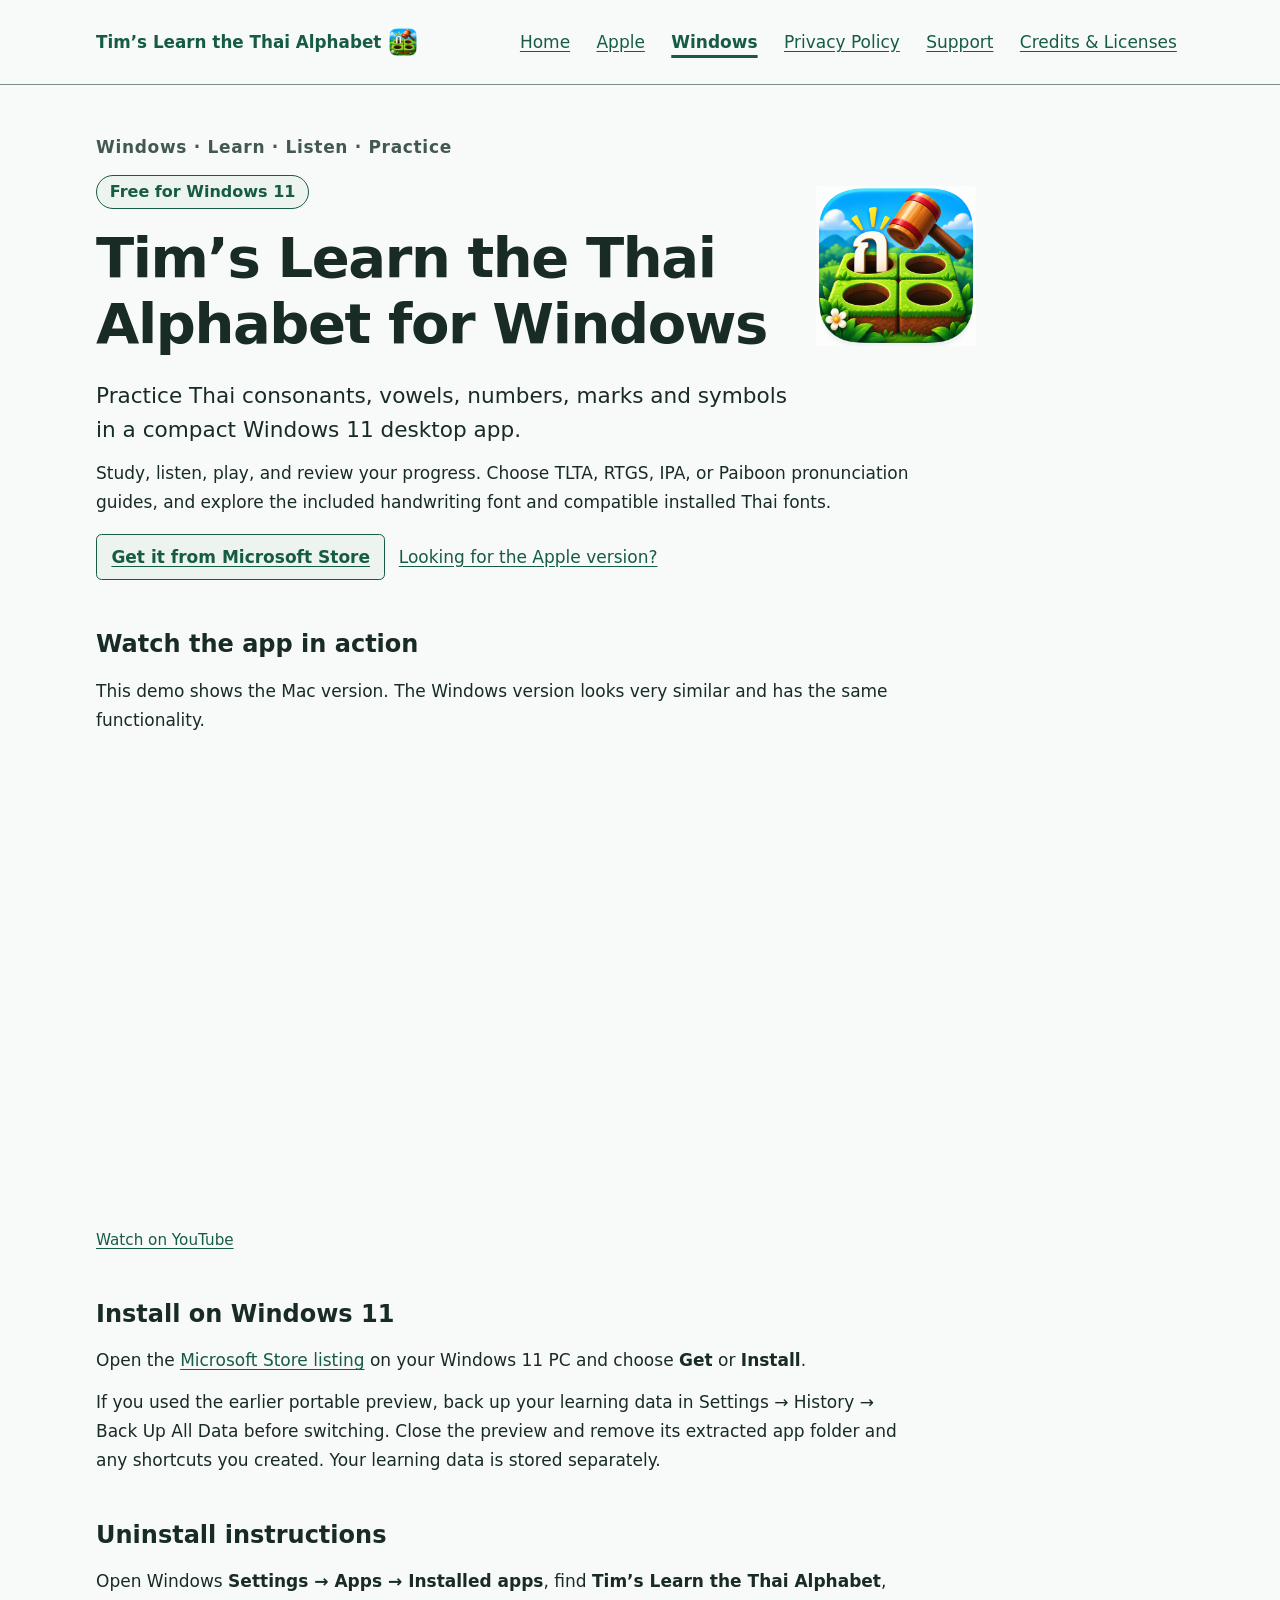
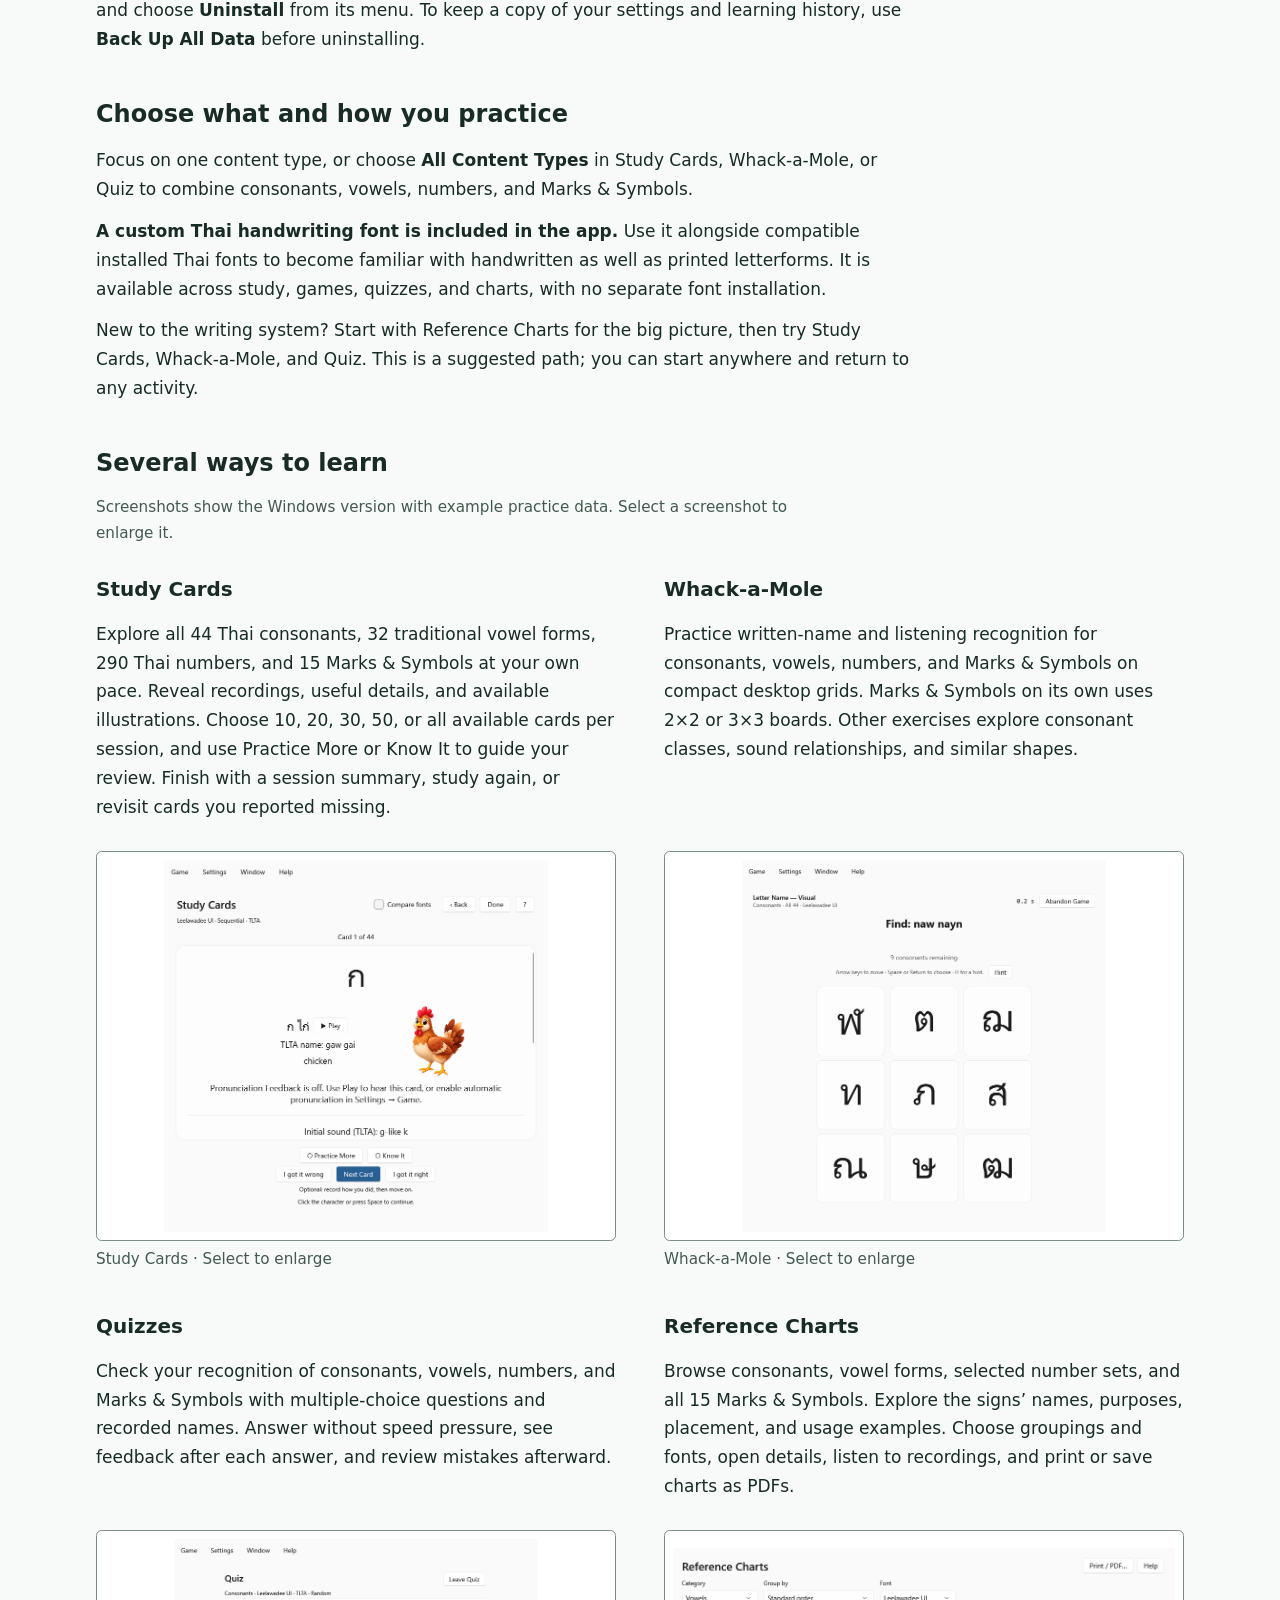
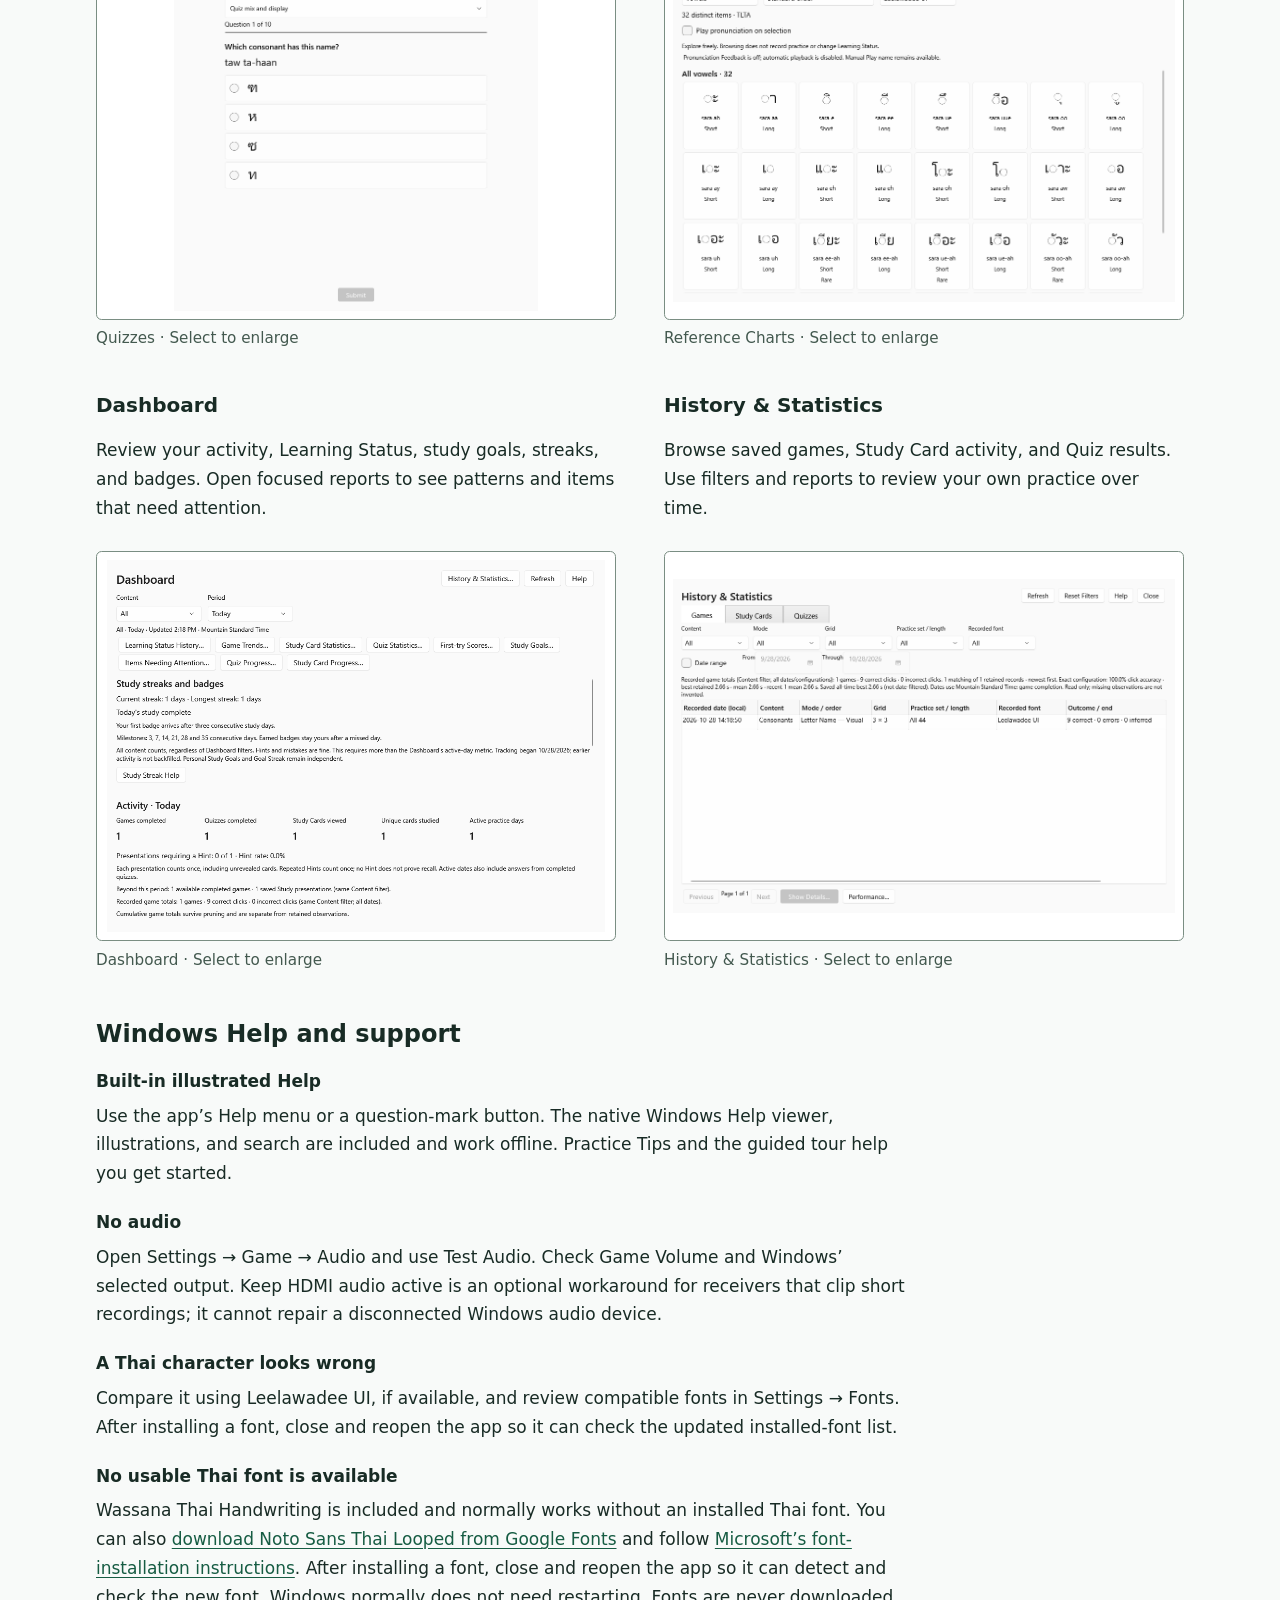
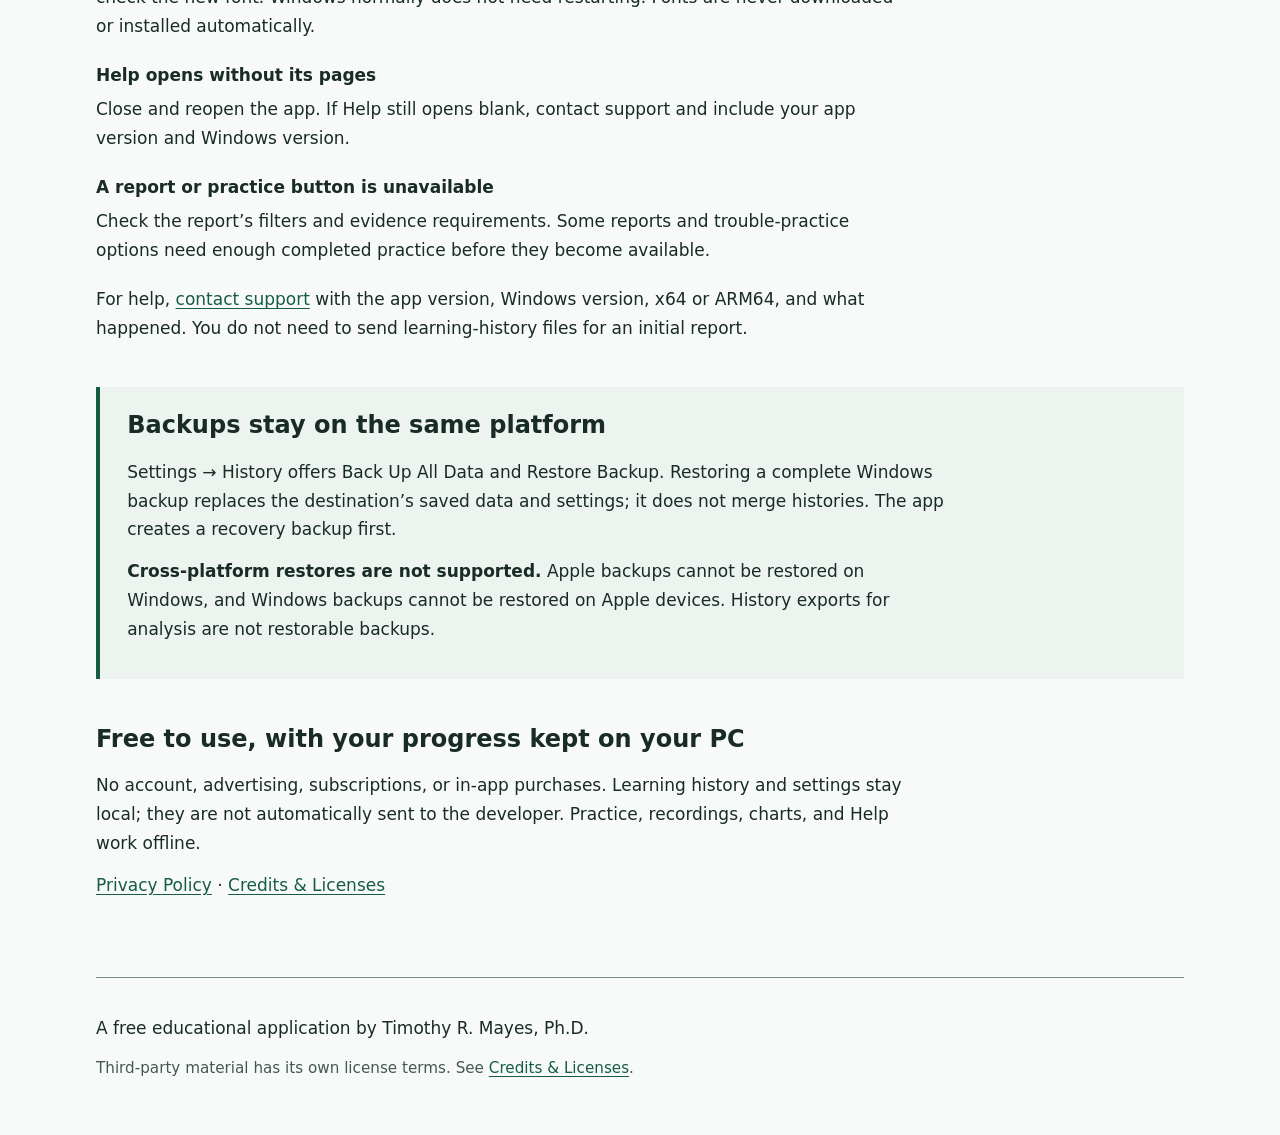
<file: windows.html>
<!doctype html>
<html lang="en"><head><meta charset="utf-8"><meta name="viewport" content="width=device-width, initial-scale=1"><meta name="color-scheme" content="light dark"><meta name="description" content="Get the free Windows 11 app from the Microsoft Store. Study Cards, Quizzes, Whack-a-Mole, Reference Charts and local learning reports."><title>Windows — Tim’s Learn the Thai Alphabet</title><link rel="stylesheet" href="assets/styles.css?v=platforms-1"><script src="assets/screenshot-viewer.js?v=platforms-1" defer></script></head><body><a class="skip-link" href="#main">Skip to content</a><header class="site-header"><div class="wrap"><a class="brand" href="index.html"><span>Tim’s Learn the Thai Alphabet</span><img class="brand-icon" src="assets/app-icon-small.png" width="28" height="28" alt="" aria-hidden="true"></a><nav aria-label="Main navigation"><a href="index.html">Home</a><a href="apple.html">Apple</a><a href="windows.html" aria-current="page">Windows</a><a href="privacy.html">Privacy Policy</a><a href="support.html">Support</a><a href="credits.html">Credits & Licenses</a></nav></div></header><main id="main" class="wrap" tabindex="-1"><section class="hero"><p class="eyebrow">Windows · Learn · Listen · Practice</p><div class="hero-intro"><img class="hero-icon" src="assets/app-icon.png" width="160" height="160" alt="" aria-hidden="true"><div class="hero-heading"><p class="free-badge">Free for Windows 11</p><h1>Tim’s Learn the Thai Alphabet for Windows</h1></div></div><p class="lead">Practice Thai consonants, vowels, numbers, marks and symbols in a compact Windows 11 desktop app.</p><p>Study, listen, play, and review your progress. Choose TLTA, RTGS, IPA, or Paiboon pronunciation guides, and explore the included handwriting font and compatible installed Thai fonts.</p><p><a class="action-link" href="https://apps.microsoft.com/detail/9PMF3ZC7KF2C">Get it from Microsoft Store</a> <a href="apple.html">Looking for the Apple version?</a></p></section>

<section aria-labelledby="app-demo">
  <h2 id="app-demo">Watch the app in action</h2>
  <p>This demo shows the Mac version. The Windows version looks very similar and has the same functionality.</p>
  <div style="max-width:52rem">
    <iframe src="https://www.youtube-nocookie.com/embed/OEJnlYpl8uw"
      loading="lazy"
      title="Tim’s Learn the Thai Alphabet — Mac app demo"
      width="832" height="468" style="display:block;width:100%;height:auto;aspect-ratio:16/9;border:0;border-radius:.35rem"
      referrerpolicy="strict-origin-when-cross-origin"
      allow="encrypted-media; picture-in-picture; fullscreen" allowfullscreen></iframe>
    <p class="small"><a href="https://youtu.be/OEJnlYpl8uw">Watch on YouTube</a></p>
  </div>
</section>
<section id="getting-started"><h2>Install on Windows 11</h2><p id="downloads">Open the <a href="https://apps.microsoft.com/detail/9PMF3ZC7KF2C">Microsoft Store listing</a> on your Windows 11 PC and choose <strong>Get</strong> or <strong>Install</strong>.</p><p>If you used the earlier portable preview, back up your learning data in Settings → History → Back Up All Data before switching. Close the preview and remove its extracted app folder and any shortcuts you created. Your learning data is stored separately.</p></section><section id="uninstall"><h2>Uninstall instructions</h2><p>Open Windows <strong>Settings → Apps → Installed apps</strong>, find <strong>Tim’s Learn the Thai Alphabet</strong>, and choose <strong>Uninstall</strong> from its menu. To keep a copy of your settings and learning history, use <strong>Back Up All Data</strong> before uninstalling.</p></section>
<section aria-labelledby="practice-options"><h2 id="practice-options">Choose what and how you practice</h2><p>Focus on one content type, or choose <strong>All Content Types</strong> in Study Cards, Whack-a-Mole, or Quiz to combine consonants, vowels, numbers, and Marks &amp; Symbols.</p><p><strong>A custom Thai handwriting font is included in the app.</strong> Use it alongside compatible installed Thai fonts to become familiar with handwritten as well as printed letterforms. It is available across study, games, quizzes, and charts, with no separate font installation.</p><p>New to the writing system? Start with Reference Charts for the big picture, then try Study Cards, Whack-a-Mole, and Quiz. This is a suggested path; you can start anywhere and return to any activity.</p></section>
<section aria-labelledby="activities-heading"><h2 id="activities-heading">Several ways to learn</h2><p class="small">Screenshots show the Windows version with example practice data. Select a screenshot to enlarge it.</p><div class="activities"><article class="activity"><h3>Study Cards</h3><p>Explore all 44 Thai consonants, 32 traditional vowel forms, 290 Thai numbers, and 15 Marks &amp; Symbols at your own pace. Reveal recordings, useful details, and available illustrations. Choose 10, 20, 30, 50, or all available cards per session, and use Practice More or Know It to guide your review. Finish with a session summary, study again, or revisit cards you reported missing.</p><figure class="activity-shot"><a class="screenshot-link" href="assets/screenshots/windows/study-back.png" data-screenshot="Study Cards" data-platform="Windows" data-width="806" data-height="779" aria-label="Enlarge Study Cards screenshot"><span class="screenshot-frame"><img src="assets/screenshots/windows/study-back.png" width="806" height="779" loading="lazy" decoding="async" alt="Revealed Windows Study Card for ก, showing its Thai name with a Play button, a chicken illustration, and review controls."></span></a><figcaption>Study Cards · Select to enlarge</figcaption></figure></article><article class="activity"><h3>Whack-a-Mole</h3><p>Practice written-name and listening recognition for consonants, vowels, numbers, and Marks &amp; Symbols on compact desktop grids. Marks &amp; Symbols on its own uses 2×2 or 3×3 boards. Other exercises explore consonant classes, sound relationships, and similar shapes.</p><figure class="activity-shot"><a class="screenshot-link" href="assets/screenshots/windows/game-board.png" data-screenshot="Whack-a-Mole" data-platform="Windows" data-width="804" data-height="821" aria-label="Enlarge Whack-a-Mole screenshot"><span class="screenshot-frame"><img src="assets/screenshots/windows/game-board.png" width="804" height="821" loading="lazy" decoding="async" alt="Windows Whack-a-Mole game with a written-name prompt and a three-by-three grid of Thai consonants."></span></a><figcaption>Whack-a-Mole · Select to enlarge</figcaption></figure></article><article class="activity"><h3>Quizzes</h3><p>Check your recognition of consonants, vowels, numbers, and Marks &amp; Symbols with multiple-choice questions and recorded names. Answer without speed pressure, see feedback after each answer, and review mistakes afterward.</p><figure class="activity-shot"><a class="screenshot-link" href="assets/screenshots/windows/quiz-question.png" data-screenshot="Quizzes" data-platform="Windows" data-width="804" data-height="821" aria-label="Enlarge Quizzes screenshot"><span class="screenshot-frame"><img src="assets/screenshots/windows/quiz-question.png" width="804" height="821" loading="lazy" decoding="async" alt="Windows consonant Quiz with question progress, a Thai character prompt, answer choices, and a Submit button."></span></a><figcaption>Quizzes · Select to enlarge</figcaption></figure></article><article class="activity"><h3>Reference Charts</h3><p>Browse consonants, vowel forms, selected number sets, and all 15 Marks &amp; Symbols. Explore the signs’ names, purposes, placement, and usage examples. Choose groupings and fonts, open details, listen to recordings, and print or save charts as PDFs.</p><figure class="activity-shot"><a class="screenshot-link" href="assets/screenshots/windows/reference-chart.png" data-screenshot="Reference Charts" data-platform="Windows" data-width="1024" data-height="721" aria-label="Enlarge Reference Charts screenshot"><span class="screenshot-frame"><img src="assets/screenshots/windows/reference-chart.png" width="1024" height="721" loading="lazy" decoding="async" alt="Windows Reference Charts showing Thai vowel groups and category, grouping, font, and Print / PDF controls."></span></a><figcaption>Reference Charts · Select to enlarge</figcaption></figure></article><article class="activity"><h3>Dashboard</h3><p>Review your activity, Learning Status, study goals, streaks, and badges. Open focused reports to see patterns and items that need attention.</p><figure class="activity-shot"><a class="screenshot-link" href="assets/screenshots/windows/dashboard.png" data-screenshot="Dashboard" data-platform="Windows" data-width="964" data-height="721" aria-label="Enlarge Dashboard screenshot"><span class="screenshot-frame"><img src="assets/screenshots/windows/dashboard.png" width="964" height="721" loading="lazy" decoding="async" alt="Windows Dashboard with report buttons, study streak information, and activity totals."></span></a><figcaption>Dashboard · Select to enlarge</figcaption></figure></article><article class="activity"><h3>History & Statistics</h3><p>Browse saved games, Study Card activity, and Quiz results. Use filters and reports to review your own practice over time.</p><figure class="activity-shot"><a class="screenshot-link" href="assets/screenshots/windows/history-games.png" data-screenshot="History &amp; Statistics" data-platform="Windows" data-width="1084" data-height="721" aria-label="Enlarge History &amp; Statistics screenshot"><span class="screenshot-frame"><img src="assets/screenshots/windows/history-games.png" width="1084" height="721" loading="lazy" decoding="async" alt="Windows History and Statistics window showing its Games tab and saved game details."></span></a><figcaption>History & Statistics · Select to enlarge</figcaption></figure></article></div></section>
<section id="support"><h2>Windows Help and support</h2><dl><dt>Built-in illustrated Help</dt><dd>Use the app’s Help menu or a question-mark button. The native Windows Help viewer, illustrations, and search are included and work offline. Practice Tips and the guided tour help you get started.</dd><dt>No audio</dt><dd>Open Settings → Game → Audio and use Test Audio. Check Game Volume and Windows’ selected output. Keep HDMI audio active is an optional workaround for receivers that clip short recordings; it cannot repair a disconnected Windows audio device.</dd><dt>A Thai character looks wrong</dt><dd>Compare it using Leelawadee UI, if available, and review compatible fonts in Settings → Fonts. After installing a font, close and reopen the app so it can check the updated installed-font list.</dd><dt>No usable Thai font is available</dt><dd>Wassana Thai Handwriting is included and normally works without an installed Thai font. You can also <a href="https://fonts.google.com/specimen/Noto+Sans+Thai+Looped">download Noto Sans Thai Looped from Google Fonts</a> and follow <a href="https://support.microsoft.com/en-us/windows/experience/personalization/manage-fonts-in-windows">Microsoft’s font-installation instructions</a>. After installing a font, close and reopen the app so it can detect and check the new font. Windows normally does not need restarting. Fonts are never downloaded or installed automatically.</dd><dt>Help opens without its pages</dt><dd>Close and reopen the app. If Help still opens blank, contact support and include your app version and Windows version.</dd><dt>A report or practice button is unavailable</dt><dd>Check the report’s filters and evidence requirements. Some reports and trouble-practice options need enough completed practice before they become available.</dd></dl><p>For help, <a href="support.html#contact">contact support</a> with the app version, Windows version, x64 or ARM64, and what happened. You do not need to send learning-history files for an initial report.</p></section>
<section class="note"><h2>Backups stay on the same platform</h2><p>Settings → History offers Back Up All Data and Restore Backup. Restoring a complete Windows backup replaces the destination’s saved data and settings; it does not merge histories. The app creates a recovery backup first.</p><p><strong>Cross-platform restores are not supported.</strong> Apple backups cannot be restored on Windows, and Windows backups cannot be restored on Apple devices. History exports for analysis are not restorable backups.</p></section>
<section><h2>Free to use, with your progress kept on your PC</h2><p>No account, advertising, subscriptions, or in-app purchases. Learning history and settings stay local; they are not automatically sent to the developer. Practice, recordings, charts, and Help work offline.</p><p><a href="privacy.html">Privacy Policy</a> · <a href="credits.html">Credits &amp; Licenses</a></p></section>
<dialog id="screenshot-viewer" class="screenshot-viewer" aria-labelledby="screenshot-title"><div class="screenshot-toolbar"><h2 id="screenshot-title">Application screenshot</h2><button type="button" id="screenshot-close" autofocus>Close</button></div><img id="screenshot-image" alt="" decoding="async"></dialog></main><footer class="wrap"><p>A free educational application by Timothy R. Mayes, Ph.D.</p><p class="small">Third-party material has its own license terms. See <a href="credits.html">Credits &amp; Licenses</a>.</p></footer></body></html>
</file>
<file: assets/styles.css>
/* Local system fonts only. No remote resources or animation. */
:root { color-scheme: light dark; --bg:#f8faf9; --panel:#edf3ef; --ink:#182b25; --muted:#43594f; --link:#165c43; --line:#7a8e83; --focus:#8b3b00; }
@media (prefers-color-scheme:dark) { :root { --bg:#14211c; --panel:#21332a; --ink:#f1f6f2; --muted:#c0d2c6; --link:#9ee5bd; --line:#819a8b; --focus:#ffd08d; } }
* { box-sizing:border-box; }
body { margin:0; background:var(--bg); color:var(--ink); font-family:system-ui,-apple-system,BlinkMacSystemFont,"Segoe UI",sans-serif; font-size:1.0625rem; line-height:1.7; overflow-wrap:anywhere; }
.wrap { width:min(100% - 2.5rem,68rem); margin-inline:auto; }
.site-header { border-bottom:1px solid var(--line); }
.site-header .wrap { padding-block:1.25rem; display:flex; align-items:center; justify-content:space-between; flex-wrap:wrap; gap:1rem 2rem; }
.brand { font-weight:750; font-size:1.05rem; text-decoration:none; }
nav { display:flex; flex-wrap:wrap; gap:.3rem .75rem; }
nav a { display:inline-flex; align-items:center; min-height:44px; padding:.35rem .45rem; }
nav [aria-current=page] { font-weight:750; text-decoration-thickness:3px; text-underline-offset:.4em; }
a { color:var(--link); text-underline-offset:.2em; }
a:hover { text-decoration-thickness:3px; }
a:focus-visible, summary:focus-visible { outline:3px solid var(--focus); outline-offset:4px; border-radius:2px; }
.skip-link { position:absolute; top:.4rem; left:1rem; padding:.5rem 1rem; background:var(--bg); transform:translateY(-200%); z-index:1; }
.skip-link:focus { transform:none; }
main { padding-block:3rem 4rem; }
main:focus { outline:none; }
h1 { font-size:clamp(2rem,5vw,3.5rem); line-height:1.18; letter-spacing:-.025em; max-width:22ch; margin:0 0 1.4rem; }
h2 { font-size:1.5rem; line-height:1.35; margin:0 0 1rem; }
p { max-width:76ch; margin:.8rem 0; }
section { margin-top:2.75rem; }
.hero { margin-top:0; max-width:55rem; }
.eyebrow { color:var(--muted); font-weight:650; letter-spacing:.04em; margin-top:0; }
.lead { font-size:1.35rem; line-height:1.55; max-width:52ch; }
.thai-sample { font-size:2.6rem; line-height:1.8; color:var(--link); margin-block:1.25rem; }
.activities { display:grid; grid-template-columns:repeat(2,minmax(0,1fr)); gap:1.5rem 3rem; }
dt { font-weight:750; margin-top:1rem; }
dd { margin:.35rem 0 1.25rem; max-width:75ch; }
.note,.contact { background:var(--panel); border-left:4px solid var(--link); padding:1.4rem 1.7rem; }
.note h2 { margin-top:0; }
.small { font-size:.95rem; color:var(--muted); }
li { margin:.5rem 0; }
.source-list { list-style:none; padding:0; display:flex; flex-wrap:wrap; gap:.6rem; }
.source-list li { margin:0; }
.source-list a { display:flex; min-height:44px; min-width:44px; align-items:center; justify-content:center; padding:.25rem .8rem; border:1px solid var(--line); font-size:1.25rem; background:var(--panel); }
code { font-size:.95em; }
footer { border-top:1px solid var(--line); padding-block:1.5rem 2.5rem; }
@media(max-width:40rem) { main { padding-top:2rem; } .activities { grid-template-columns:1fr; gap:.2rem; } .note,.contact { padding:1rem; } nav { display:grid; grid-template-columns:repeat(2,minmax(0,1fr)); width:100%; gap:.4rem 1rem; } nav a { justify-content:center; text-align:center; } }
@media(forced-colors:active) { a:focus-visible { outline:3px solid Highlight; } .note,.contact { border:1px solid CanvasText; } }

.thai-pattern { display:inline-block; height:1.2em; vertical-align:-.2em; fill:currentColor; max-width:100%; }

.brand { display:inline-flex; align-items:center; gap:.5rem; max-width:100%; }
.brand span { min-width:0; }
.brand-icon { display:block; width:28px; height:28px; flex-shrink:0; }
.hero-intro { display:grid; grid-template-columns:minmax(0,1fr) 160px; align-items:center; gap:1.5rem 2rem; margin-bottom:1.4rem; }
.hero-icon { grid-column:2; grid-row:1; display:block; width:160px; height:auto; }
.hero-heading { grid-column:1; grid-row:1; min-width:0; }
.hero-heading h1 { margin-bottom:0; }
.free-badge { display:inline-block; margin:0 0 1rem; padding:.25rem .8rem; border:1px solid var(--link); border-radius:999px; background:var(--panel); color:var(--link); font-size:1rem; font-weight:750; line-height:1.5; }
@media(max-width:40rem) { .hero-intro { grid-template-columns:minmax(0,1fr); gap:1rem; } .hero-icon { grid-column:1; grid-row:1; width:116px; } .hero-heading { grid-column:1; grid-row:2; } }

.activity { display:flex; flex-direction:column; min-width:0; }
.activity h3 { margin:1rem 0 .25rem; font-size:1.25rem; line-height:1.35; }
.activity .activity-tagline { margin:.5rem 0 0; font-weight:650; }
.activity-shot { margin:auto 0 0; padding-top:1rem; }
.activity-shot figcaption { margin-top:.4rem; font-size:.95rem; color:var(--muted); }
.screenshot-link { display:block; border-radius:.35rem; }
.screenshot-frame { display:grid; place-items:center; aspect-ratio:4/3; padding:.5rem; border:1px solid var(--line); border-radius:.35rem; background:#fff; }
.screenshot-frame img { display:block; width:100%; height:100%; max-height:100%; min-height:0; object-fit:contain; }
.screenshot-viewer { width:max-content; max-width:calc(100vw - 2rem); max-height:calc(100vh - 2rem); max-height:calc(100dvh - 2rem); margin:auto; padding:1rem; border:1px solid var(--line); border-radius:.4rem; background:var(--bg); color:var(--ink); }
.screenshot-viewer[open] { display:grid; grid-template-rows:auto minmax(0,1fr); gap:.75rem; }
.screenshot-viewer::backdrop { background:rgb(0 0 0 / .75); }
.screenshot-toolbar { display:flex; align-items:center; justify-content:space-between; gap:1rem; }
.screenshot-toolbar h2 { margin:0; font-size:1.1rem; min-width:0; }
#screenshot-close { flex-shrink:0; min-height:44px; padding:.4rem .8rem; border:1px solid var(--line); border-radius:.25rem; background:var(--panel); color:var(--link); font:inherit; font-weight:650; cursor:pointer; }
#screenshot-close:focus-visible { outline:3px solid var(--focus); outline-offset:4px; }
#screenshot-image { display:block; width:auto; height:auto; max-width:calc(100vw - 4rem - 2px); max-height:calc(100vh - 9rem); max-height:calc(100dvh - 9rem); margin:auto; object-fit:contain; }
.screenshot-open { overflow:hidden; }

/* Platform selection and Windows downloads reuse the shared site palette. */
.platform-choices .note { margin-top:0; }
.platform-choices h3 { margin-top:0; }
.action-link { display:inline-flex; align-items:center; min-height:44px; margin:.3rem .5rem .3rem 0; padding:.45rem .9rem; border:1px solid var(--link); border-radius:.35rem; background:var(--panel); font-weight:700; }
.download-options { display:flex; flex-wrap:wrap; gap:1rem 2rem; }
.download-options p { margin:.5rem 0; }
</file>
